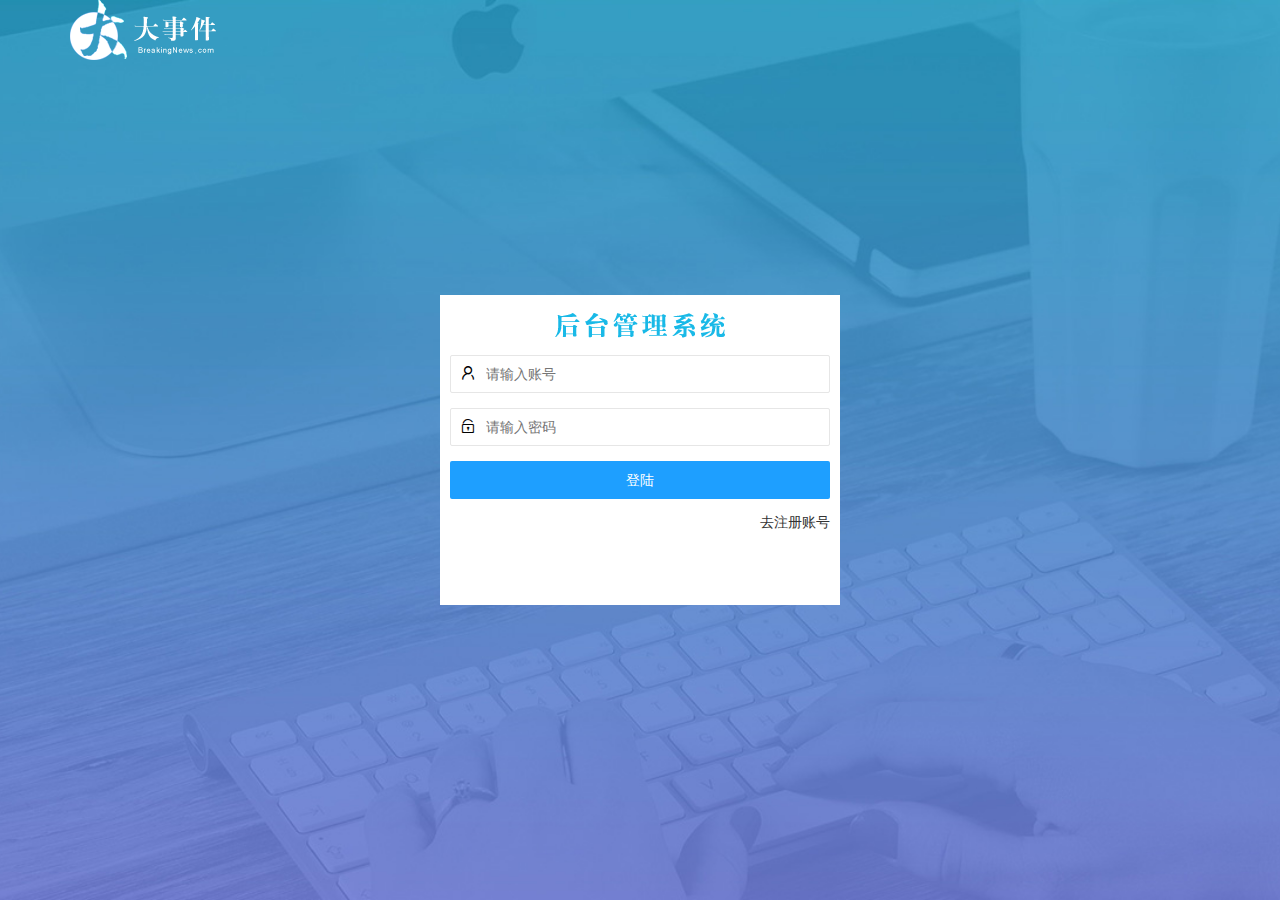
<file: login.html>
<!DOCTYPE html>
<html lang="en">

<head>
    <meta charset="UTF-8">
    <meta http-equiv="X-UA-Compatible" content="IE=edge">
    <meta name="viewport" content="width=device-width, initial-scale=1.0">
    <title>大事件_登陆</title>

    <link rel="stylesheet" href="./assets/lib/layui/css/layui.css">
    <link rel="stylesheet" href="./assets/css/login.css">


</head>

<body>
    <!-- logo -->
    <div class="layui-main">
        <h1>
            <a href="">
                <img src="./assets/images/logo.png" alt="">
            </a>
        </h1>
    </div>
    <!-- 登陆注册-->
    <div class="logoin">
        <div class="title"></div>
        <!-- 登陆 -->
        <div class="login-box">
            <!-- 表单 -->
            <form class="layui-form" id="form_login">
                <!-- 账号 -->
                <div class="layui-form-item">
                    <i class="layui-icon layui-icon-username"></i>
                    <input type="text" name="username" required lay-verify="required" placeholder="请输入账号" autocomplete="off" class="layui-input">

                </div>
                <!-- 密码 -->
                <div class="layui-form-item">
                    <i class="layui-icon layui-icon-password"></i>
                    <input type="password" name="password" required lay-verify="required|pass" placeholder="请输入密码" autocomplete="off" class="layui-input">

                </div>
                <!-- 按钮 -->
                <div class="layui-form-item">
                    <button class="layui-btn layui-btn-fluid  layui-btn-normal" lay-submit>登陆</button>
                </div>
                <!-- a -->
                <div class="layui-form-item  liks">
                    <a href="javascript:;" id="link-reg">去注册账号</a>
                </div>
            </form>

        </div>
        <!-- 注册 -->
        <div class="reg-box">
            <!-- 表单 -->
            <form class="layui-form" id="form_reg">
                <!-- 账号 -->
                <div class="layui-form-item">
                    <i class="layui-icon layui-icon-username"></i>
                    <input type="text" name="username" required lay-verify="required" placeholder="请输入账号" autocomplete="off" class="layui-input">

                </div>
                <!-- 密码 -->
                <div class="layui-form-item">
                    <i class="layui-icon layui-icon-password"></i>
                    <input type="password" name="password" required lay-verify="required|pass" placeholder="请输入密码" autocomplete="off" class="layui-input">

                </div>
                <!-- 密码 -->
                <div class="layui-form-item">
                    <i class="layui-icon layui-icon-password"></i>
                    <input type="password" name="repassword" required lay-verify="required|pass|repwd" placeholder="再次确认密码" autocomplete="off" class="layui-input">

                </div>
                <!-- 按钮 -->
                <div class="layui-form-item">
                    <button class="layui-btn layui-btn-fluid layui-btn-normal" lay-submit>立即注册</button>
                </div>
                <!-- a -->
                <div class="layui-form-item liks">
                    <a href="javascript:;" id="link-login">去登陆</a>
                </div>
            </form>

        </div>
    </div>
    <script src="./assets/lib/layui/layui.all.js"></script>
    <script src="./assets/lib/jquery.js"></script>
    <script src="./assets/js/baseAPI.js"></script>
    <script src="./assets/js/login.js"></script>
</body>

</html>
</file>
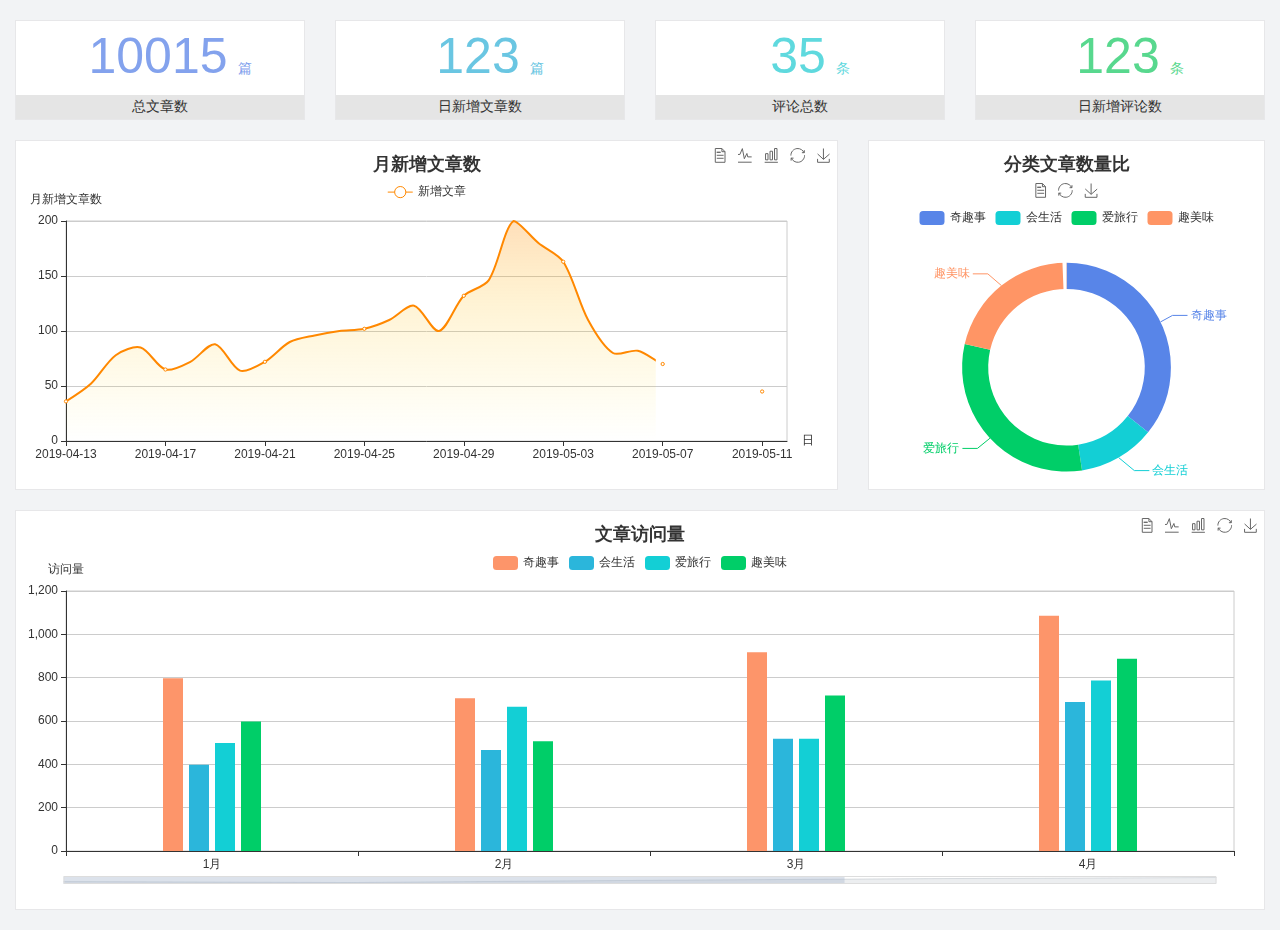
<file: home/dashboard.html>
<!DOCTYPE html>
<html lang="en">

<head>
  <meta charset="UTF-8">
  <meta name="viewport" content="width=device-width, initial-scale=1.0">
  <meta http-equiv="X-UA-Compatible" content="ie=edge">
  <title>图表统计</title>
  <link rel="stylesheet" href="../../assets/lib/bootstrap.css" />
  <link rel="stylesheet" href="../../assets/lib/main.css" />
  <script src="../../assets/lib/jquery.js"></script>
  <script type="text/javascript" src="../../assets/lib/echarts.min.js"></script>
</head>

<body>
  <div class="container-fluid">
    <div class="row spannel_list">
      <div class="col-sm-3 col-xs-6">
        <div class="spannel">
          <em>10015</em><span>篇</span>
          <b>总文章数</b>
        </div>
      </div>
      <div class="col-sm-3 col-xs-6">
        <div class="spannel scolor01">
          <em>123</em><span>篇</span>
          <b>日新增文章数</b>
        </div>
      </div>
      <div class="col-sm-3 col-xs-6">
        <div class="spannel scolor02">
          <em>35</em><span>条</span>
          <b>评论总数</b>
        </div>
      </div>
      <div class="col-sm-3 col-xs-6">
        <div class="spannel scolor03">
          <em>123</em><span>条</span>
          <b>日新增评论数</b>
        </div>
      </div>
    </div>
  </div>

  <div class="container-fluid">
    <div class="row curve-pie">
      <div class="col-lg-8 col-md-8">
        <div class="gragh_pannel" id="curve_show"></div>
      </div>
      <div class="col-lg-4 col-md-4">
        <div class="gragh_pannel" id="pie_show"></div>
      </div>
    </div>
  </div>

  <div class="container-fluid">
    <div class="column_pannel" id="column_show"></div>
  </div>

  <script>
    var oChart = echarts.init(document.getElementById('curve_show'));
    var aList_all = [
      { 'count': 36, 'date': '2019-04-13' },
      { 'count': 52, 'date': '2019-04-14' },
      { 'count': 78, 'date': '2019-04-15' },
      { 'count': 85, 'date': '2019-04-16' },
      { 'count': 65, 'date': '2019-04-17' },
      { 'count': 72, 'date': '2019-04-18' },
      { 'count': 88, 'date': '2019-04-19' },
      { 'count': 64, 'date': '2019-04-20' },
      { 'count': 72, 'date': '2019-04-21' },
      { 'count': 90, 'date': '2019-04-22' },
      { 'count': 96, 'date': '2019-04-23' },
      { 'count': 100, 'date': '2019-04-24' },
      { 'count': 102, 'date': '2019-04-25' },
      { 'count': 110, 'date': '2019-04-26' },
      { 'count': 123, 'date': '2019-04-27' },
      { 'count': 100, 'date': '2019-04-28' },
      { 'count': 132, 'date': '2019-04-29' },
      { 'count': 146, 'date': '2019-04-30' },
      { 'count': 200, 'date': '2019-05-01' },
      { 'count': 180, 'date': '2019-05-02' },
      { 'count': 163, 'date': '2019-05-03' },
      { 'count': 110, 'date': '2019-05-04' },
      { 'count': 80, 'date': '2019-05-05' },
      { 'count': 82, 'date': '2019-05-06' },
      { 'count': 70, 'date': '2019-05-07' },
      { 'count': 65, 'date': '2019-05-08' },
      { 'count': 54, 'date': '2019-05-09' },
      { 'count': 40, 'date': '2019-05-10' },
      { 'count': 45, 'date': '2019-05-11' },
      { 'count': 38, 'date': '2019-05-12' },
    ];

    let aCount = [];
    let aDate = [];

    for (var i = 0; i < aList_all.length; i++) {
      aCount.push(aList_all[i].count);
      aDate.push(aList_all[i].date);
    }

    var chartopt = {
      title: {
        text: '月新增文章数',
        left: 'center',
        top: '10'
      },
      tooltip: {
        trigger: 'axis'
      },
      legend: {
        data: ['新增文章'],
        top: '40'
      },
      toolbox: {
        show: true,
        feature: {
          mark: { show: true },
          dataView: { show: true, readOnly: false },
          magicType: { show: true, type: ['line', 'bar'] },
          restore: { show: true },
          saveAsImage: { show: true }
        }
      },
      calculable: true,
      xAxis: [
        {
          name: '日',
          type: 'category',
          boundaryGap: false,
          data: aDate
        }
      ],
      yAxis: [
        {
          name: '月新增文章数',
          type: 'value'
        }
      ],
      series: [
        {
          name: '新增文章',
          type: 'line',
          smooth: true,
          itemStyle: { normal: { areaStyle: { type: 'default' }, color: '#f80' }, lineStyle: { color: '#f80' } },
          data: aCount
        }],
      areaStyle: {
        normal: {
          color: new echarts.graphic.LinearGradient(0, 0, 0, 1, [{
            offset: 0,
            color: 'rgba(255,136,0,0.39)'
          }, {
            offset: .34,
            color: 'rgba(255,180,0,0.25)'
          }, {
            offset: 1,
            color: 'rgba(255,222,0,0.00)'
          }])

        }
      },
      grid: {
        show: true,
        x: 50,
        x2: 50,
        y: 80,
        height: 220
      }
    };

    oChart.setOption(chartopt);


    var oPie = echarts.init(document.getElementById('pie_show'));
    var oPieopt =
    {
      title: {
        top: 10,
        text: '分类文章数量比',
        x: 'center'
      },
      tooltip: {
        trigger: 'item',
        formatter: "{a} <br/>{b} : {c} ({d}%)"
      },
      color: ['#5885e8', '#13cfd5', '#00ce68', '#ff9565'],
      legend: {
        x: 'center',
        top: 65,
        data: ['奇趣事', '会生活', '爱旅行', '趣美味']
      },
      toolbox: {
        show: true,
        x: 'center',
        top: 35,
        feature: {
          mark: { show: true },
          dataView: { show: true, readOnly: false },
          magicType: {
            show: true,
            type: ['pie', 'funnel'],
            option: {
              funnel: {
                x: '25%',
                width: '50%',
                funnelAlign: 'left',
                max: 1548
              }
            }
          },
          restore: { show: true },
          saveAsImage: { show: true }
        }
      },
      calculable: true,
      series: [
        {
          name: '访问来源',
          type: 'pie',
          radius: ['45%', '60%'],
          center: ['50%', '65%'],
          data: [
            { value: 300, name: '奇趣事' },
            { value: 100, name: '会生活' },
            { value: 260, name: '爱旅行' },
            { value: 180, name: '趣美味' }
          ]
        }
      ]
    };
    oPie.setOption(oPieopt);



    var oColumn = this.echarts.init(document.getElementById('column_show'));
    var oColumnopt =
    {
      title: {
        text: '文章访问量',
        left: 'center',
        top: '10'
      },
      tooltip: {
        trigger: 'axis'
      },
      legend: {
        data: ['奇趣事', '会生活', '爱旅行', '趣美味'],
        top: '40'
      },
      toolbox: {
        show: true,
        feature: {
          mark: { show: true },
          dataView: { show: true, readOnly: false },
          magicType: { show: true, type: ['line', 'bar'] },
          restore: { show: true },
          saveAsImage: { show: true }
        }
      },
      calculable: true,
      xAxis: [
        {
          type: 'category',
          data: ['1月', '2月', '3月', '4月', '5月']
        }
      ],
      yAxis: [
        {
          name: '访问量',
          type: 'value'
        }
      ],
      series: [
        {
          name: '奇趣事',
          type: 'bar',
          barWidth: 20,
          itemStyle: {
            normal: { areaStyle: { type: 'default' }, color: '#fd956a' }
          },
          data: [800, 708, 920, 1090, 1200]
        },
        {
          name: '会生活',
          type: 'bar',
          barWidth: 20,
          itemStyle: {
            normal: { areaStyle: { type: 'default' }, color: '#2bb6db' }
          },
          data: [400, 468, 520, 690, 800]
        },
        {
          name: '爱旅行',
          type: 'bar',
          barWidth: 20,
          itemStyle: {
            normal: { areaStyle: { type: 'default' }, color: '#13cfd5' }
          },
          data: [500, 668, 520, 790, 900]
        },
        {
          name: '趣美味',
          type: 'bar',
          barWidth: 20,
          itemStyle: {
            normal: { areaStyle: { type: 'default' }, color: '#00ce68' }
          },
          data: [600, 508, 720, 890, 1000]
        }
      ],
      grid: {
        show: true,
        x: 50,
        x2: 30,
        y: 80,
        height: 260
      },
      dataZoom: [//给x轴设置滚动条
        {
          start: 0,//默认为0
          end: 100 - 1000 / 31,//默认为100
          type: 'slider',
          show: true,
          xAxisIndex: [0],
          handleSize: 0,//滑动条的 左右2个滑动条的大小
          height: 8,//组件高度
          left: 45, //左边的距离
          right: 50,//右边的距离
          bottom: 26,//右边的距离
          handleColor: '#ddd',//h滑动图标的颜色
          handleStyle: {
            borderColor: "#cacaca",
            borderWidth: "1",
            shadowBlur: 2,
            background: "#ddd",
            shadowColor: "#ddd",
          }
        }]
    };
    oColumn.setOption(oColumnopt);
  </script>
</body>

</html>
</file>
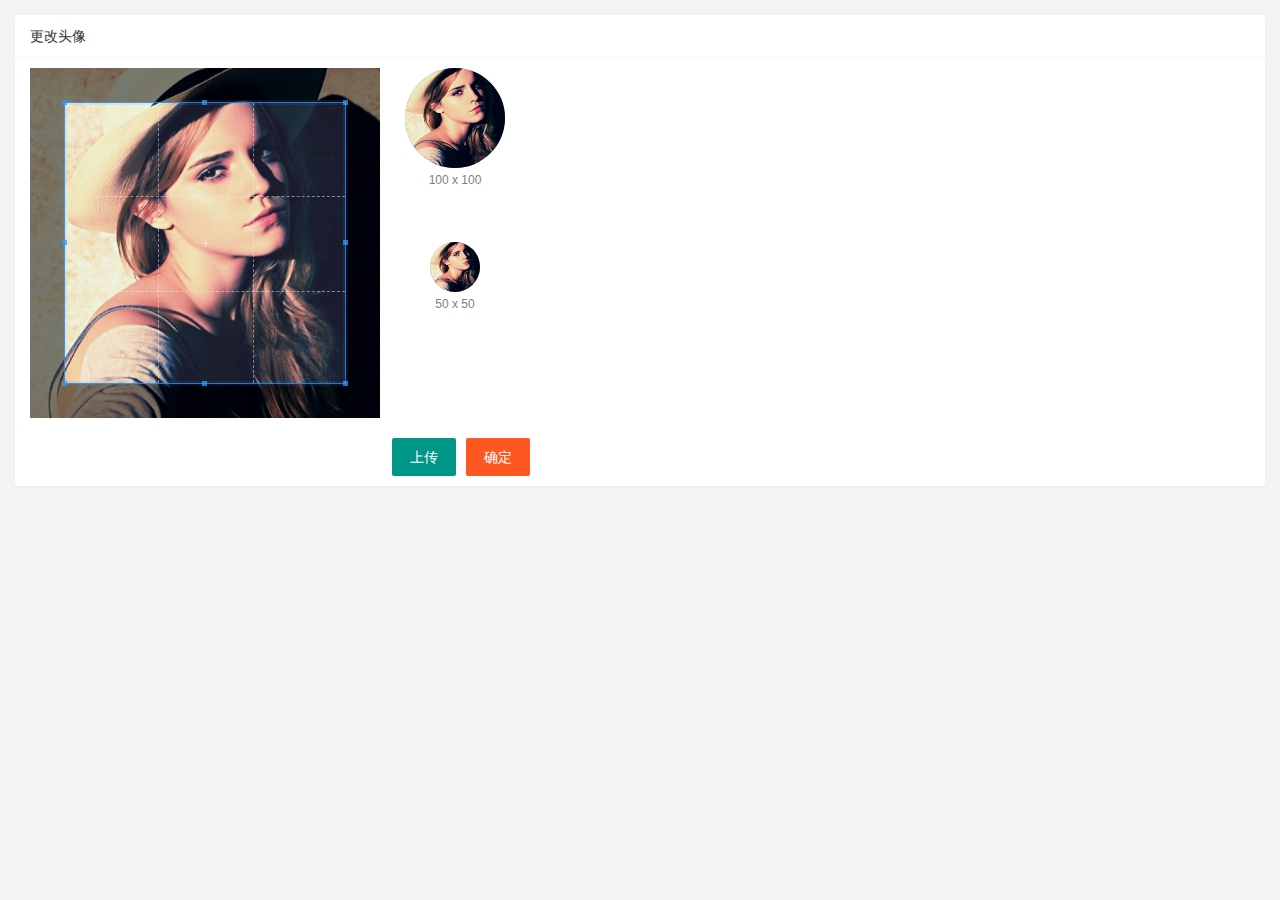
<file: user/user_avater.html>
<!DOCTYPE html>
<html lang="en">

<head>
    <meta charset="UTF-8">
    <meta http-equiv="X-UA-Compatible" content="IE=edge">
    <meta name="viewport" content="width=device-width, initial-scale=1.0">
    <title>更改头像</title>
    <link rel="stylesheet" href="/assets/lib/layui/css/layui.css">
    <link rel="stylesheet" href="/assets/lib/cropper/cropper.css">
    <link rel="stylesheet" href="/assets/css/user/user_avatar.css">
</head>

<body>
    <div class="layui-card">
        <div class="layui-card-header">更改头像</div>
        <div class="layui-card-body">
            <!-- 第一行的图片裁剪和预览区域 -->
            <div class="row1">
                <!-- 图片裁剪区域 -->
                <div class="cropper-box">
                    <!-- 这个 img 标签很重要，将来会把它初始化为裁剪区域 -->
                    <img id="image" src="/assets/images/sample.jpg" />
                </div>
                <!-- 图片的预览区域 -->
                <div class="preview-box">
                    <div>
                        <!-- 宽高为 100px 的预览区域 -->
                        <div class="img-preview w100"></div>
                        <p class="size">100 x 100</p>
                    </div>
                    <div>
                        <!-- 宽高为 50px 的预览区域 -->
                        <div class="img-preview w50"></div>
                        <p class="size">50 x 50</p>
                    </div>
                </div>
            </div>

            <!-- 第二行的按钮区域 -->
            <div class="row2">
                <input type="file" id="file" accept="image/png,image/jpeg">
                <button type="button" class="layui-btn" id="butImage">上传</button>
                <button type="button" class="layui-btn layui-btn-danger" id="butUplod">确定</button>
            </div>
        </div>
    </div>
    <!-- layui js -->
    <script src="/assets/lib/layui/layui.all.js"></script>
    <!-- jq库 -->
    <script src="/assets/lib/jquery.js"></script>
    <!-- AJAX url -->
    <script src="/assets/js/baseAPI.js"></script>
    <!-- 头像裁切js -->
    <script src="/assets/lib/cropper/Cropper.js"></script>
    <script src="/assets/lib/cropper/jquery-cropper.js"></script>
    <!-- 自己的js -->
    <script src="/assets/js/user/user_avatar.js"></script>
</body>

</html>
</file>
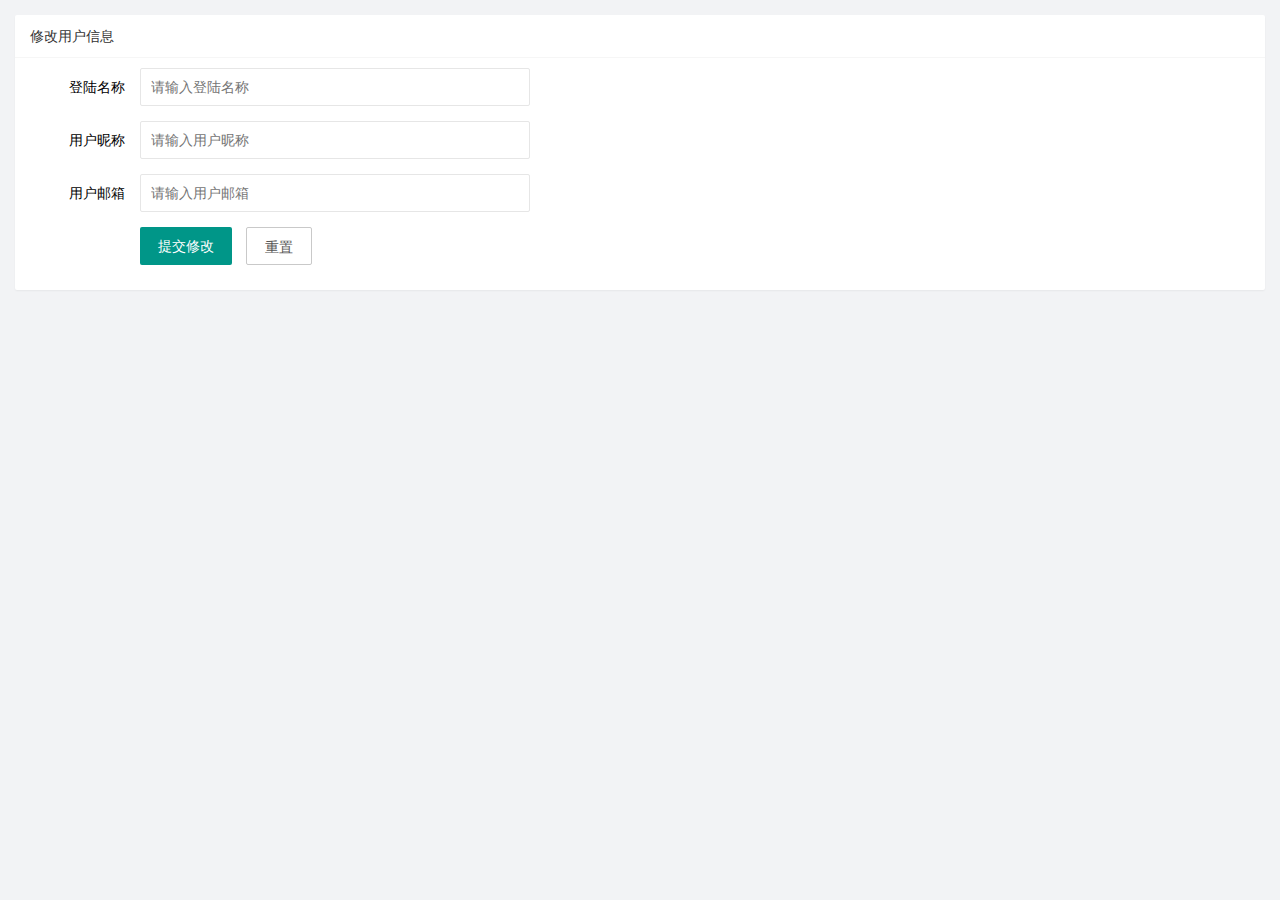
<file: user/user_info.html>
<!DOCTYPE html>
<html lang="en">

<head>
    <meta charset="UTF-8">
    <meta http-equiv="X-UA-Compatible" content="IE=edge">
    <meta name="viewport" content="width=device-width, initial-scale=1.0">
    <title>个人资料</title>
    <link rel="stylesheet" href="/assets/lib/layui/css/layui.css">
    <link rel="stylesheet" href="/assets/css/user/user_info.css">
</head>

<body>
    <div class="layui-card">
        <div class="layui-card-header">修改用户信息</div>
        <div class="layui-card-body">
            <form class="layui-form" lay-filter="formUserInfo">
                <!-- 隐藏域 -->
                <input type="hidden" name="id">
                <div class="layui-form-item">
                    <label class="layui-form-label">登陆名称</label>
                    <div class="layui-input-block">
                        <input type="text" name="username" required lay-verify="required" placeholder="请输入登陆名称" autocomplete="off" class="layui-input" readonly>
                    </div>
                </div>
                <div class="layui-form-item">
                    <label class="layui-form-label">用户昵称</label>
                    <div class="layui-input-block">
                        <input type="text" name="nickname" required lay-verify="required|nickname" placeholder="请输入用户昵称" autocomplete="off" class="layui-input">
                    </div>
                </div>
                <div class="layui-form-item">
                    <label class="layui-form-label">用户邮箱</label>
                    <div class="layui-input-block">
                        <input type="text" name="email" required lay-verify="required|email" placeholder="请输入用户邮箱" autocomplete="off" class="layui-input">
                    </div>
                </div>
                <div class="layui-form-item">
                    <div class="layui-input-block">
                        <button class="layui-btn" lay-submit lay-filter="formDemo">提交修改</button>
                        <button type="reset" class="layui-btn layui-btn-primary" id="butReset">重置</button>
                    </div>
                </div>
            </form>
        </div>
    </div>
    <script src="/assets/lib/layui/layui.all.js"></script>
    <script src="/assets/lib/jquery.js"></script>
    <script src="/assets/js/baseAPI.js"></script>
    <script src="/assets/js/user/user_info.js"></script>
</body>

</html>
</file>
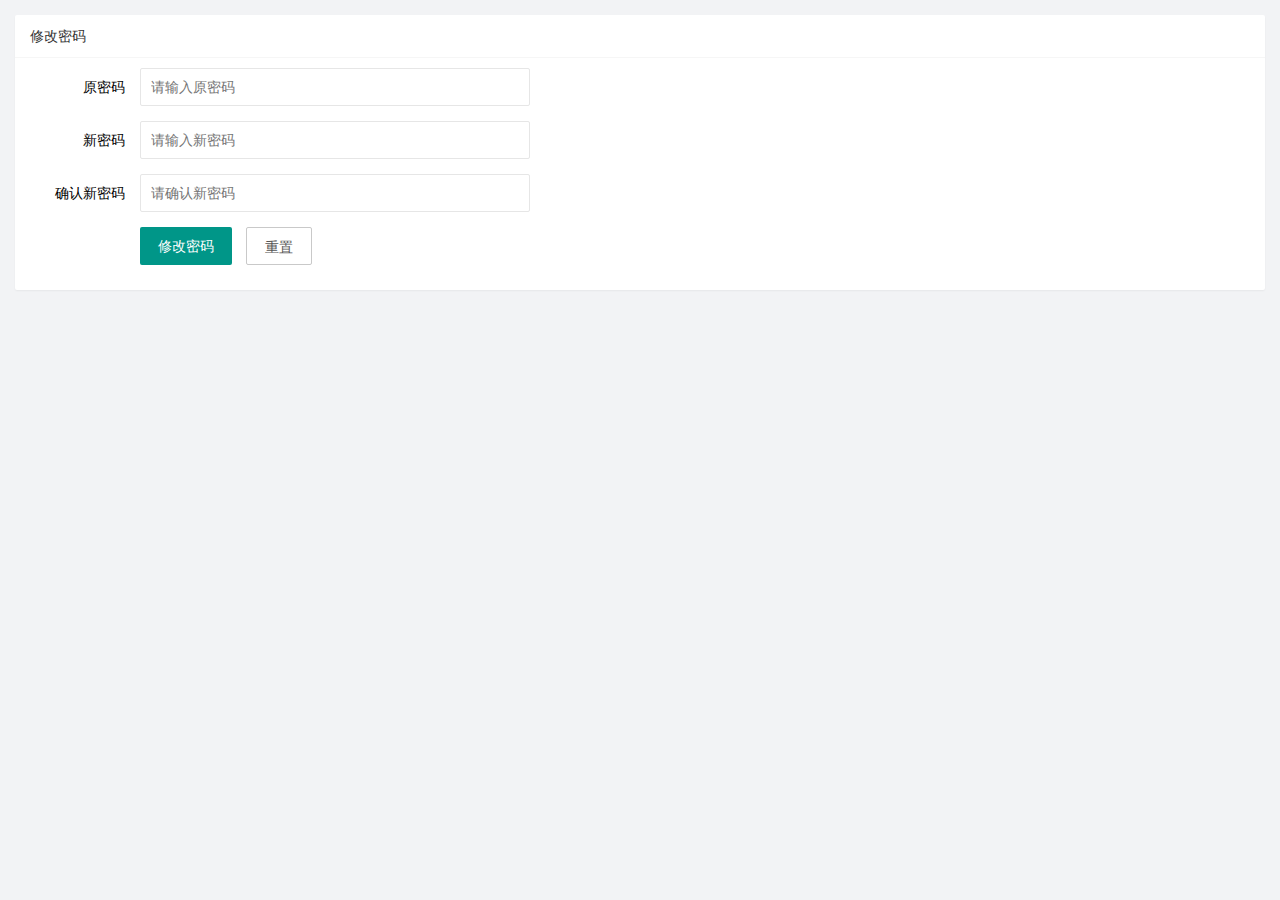
<file: user/user_pwd.html>
<!DOCTYPE html>
<html lang="en">

<head>
    <meta charset="UTF-8">
    <meta http-equiv="X-UA-Compatible" content="IE=edge">
    <meta name="viewport" content="width=device-width, initial-scale=1.0">
    <title>修改密码</title>
    <link rel="stylesheet" href="/assets/lib/layui/css/layui.css">
    <link rel="stylesheet" href="/assets/css/user/user_pwd.css">
</head>

<body>
    <div class="layui-card">
        <div class="layui-card-header">修改密码</div>
        <div class="layui-card-body">
            <form class="layui-form" action="">
                <div class="layui-form-item">
                    <label class="layui-form-label">原密码</label>
                    <div class="layui-input-block">
                        <input type="password" name="oldpwd" required lay-verify="required|pwd" placeholder="请输入原密码" autocomplete="off" class="layui-input">
                    </div>
                </div>
                <div class="layui-form-item">
                    <label class="layui-form-label">新密码</label>
                    <div class="layui-input-block">
                        <input type="password" name="newpwd" required lay-verify="required|pwd|samePwd" placeholder="请输入新密码" autocomplete="off" class="layui-input">
                    </div>
                </div>
                <div class="layui-form-item">
                    <label class="layui-form-label">确认新密码</label>
                    <div class="layui-input-block">
                        <input type="password" name="reqpwd" required lay-verify="required|pwd|reqPwd" placeholder="请确认新密码" autocomplete="off" class="layui-input">
                    </div>
                </div>
                <div class="layui-form-item">
                    <div class="layui-input-block">
                        <button class="layui-btn" lay-submit lay-filter="formDemo">修改密码</button>
                        <button type="reset" class="layui-btn layui-btn-primary">重置</button>
                    </div>
                </div>
            </form>
        </div>
    </div>
    <script src="/assets/lib/layui/layui.all.js"></script>
    <script src="/assets/lib/jquery.js"></script>
    <script src="/assets/js/baseAPI.js"></script>
    <script src="/assets/js/user/user_pwd.js"></script>
</body>

</html>
</file>
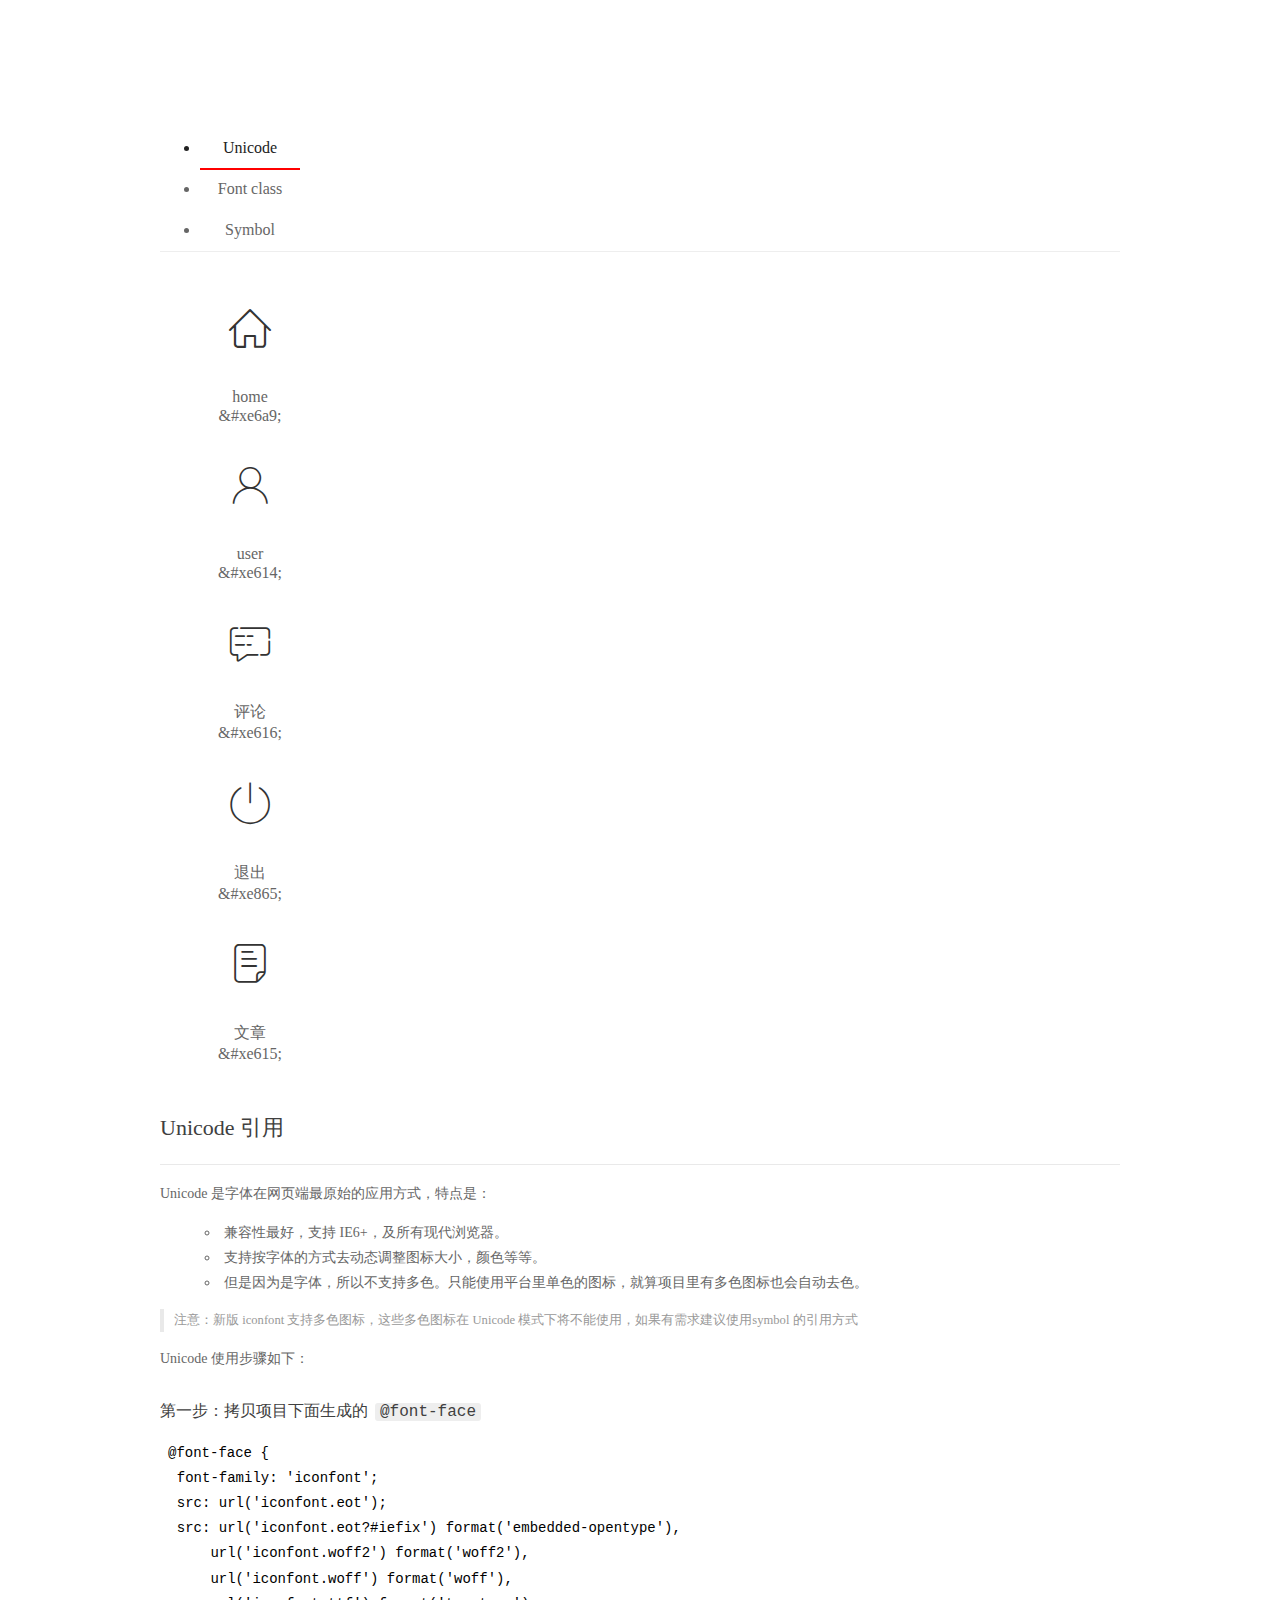
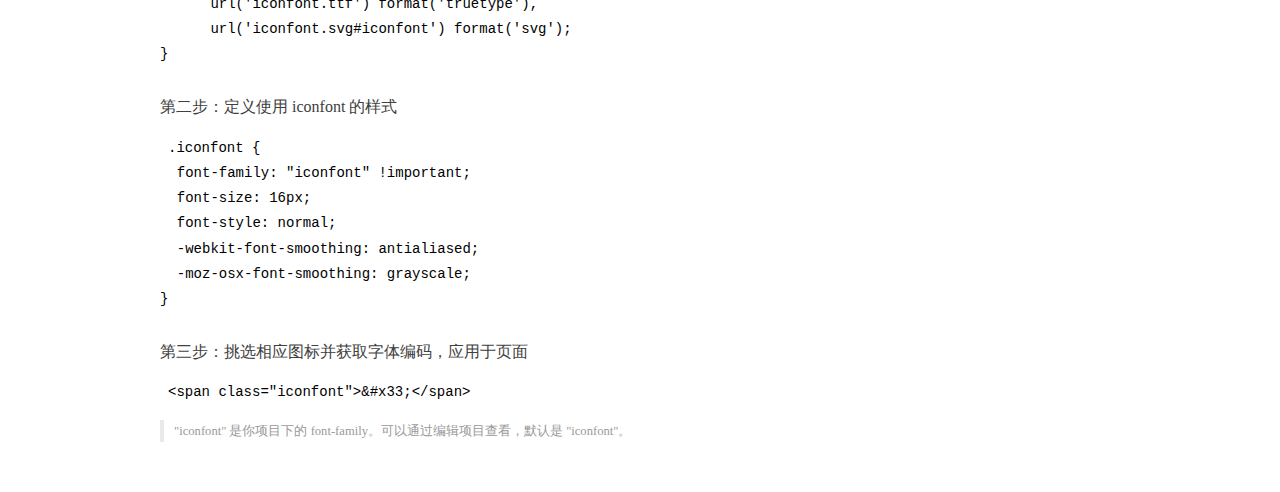
<file: assets/fonts/demo_index.html>
<!DOCTYPE html>
<html>
<head>
  <meta charset="utf-8"/>
  <title>IconFont Demo</title>
  <link rel="shortcut icon" href="https://gtms04.alicdn.com/tps/i4/TB1_oz6GVXXXXaFXpXXJDFnIXXX-64-64.ico" type="image/x-icon"/>
  <link rel="stylesheet" href="https://g.alicdn.com/thx/cube/1.3.2/cube.min.css">
  <link rel="stylesheet" href="demo.css">
  <link rel="stylesheet" href="iconfont.css">
  <script src="iconfont.js"></script>
  <!-- jQuery -->
  <script src="https://a1.alicdn.com/oss/uploads/2018/12/26/7bfddb60-08e8-11e9-9b04-53e73bb6408b.js"></script>
  <!-- 代码高亮 -->
  <script src="https://a1.alicdn.com/oss/uploads/2018/12/26/a3f714d0-08e6-11e9-8a15-ebf944d7534c.js"></script>
</head>
<body>
  <div class="main">
    <h1 class="logo"><a href="https://www.iconfont.cn/" title="iconfont 首页" target="_blank">&#xe86b;</a></h1>
    <div class="nav-tabs">
      <ul id="tabs" class="dib-box">
        <li class="dib active"><span>Unicode</span></li>
        <li class="dib"><span>Font class</span></li>
        <li class="dib"><span>Symbol</span></li>
      </ul>
      
    </div>
    <div class="tab-container">
      <div class="content unicode" style="display: block;">
          <ul class="icon_lists dib-box">
          
            <li class="dib">
              <span class="icon iconfont">&#xe6a9;</span>
                <div class="name">home</div>
                <div class="code-name">&amp;#xe6a9;</div>
              </li>
          
            <li class="dib">
              <span class="icon iconfont">&#xe614;</span>
                <div class="name">user</div>
                <div class="code-name">&amp;#xe614;</div>
              </li>
          
            <li class="dib">
              <span class="icon iconfont">&#xe616;</span>
                <div class="name">评论</div>
                <div class="code-name">&amp;#xe616;</div>
              </li>
          
            <li class="dib">
              <span class="icon iconfont">&#xe865;</span>
                <div class="name">退出</div>
                <div class="code-name">&amp;#xe865;</div>
              </li>
          
            <li class="dib">
              <span class="icon iconfont">&#xe615;</span>
                <div class="name">文章</div>
                <div class="code-name">&amp;#xe615;</div>
              </li>
          
          </ul>
          <div class="article markdown">
          <h2 id="unicode-">Unicode 引用</h2>
          <hr>

          <p>Unicode 是字体在网页端最原始的应用方式，特点是：</p>
          <ul>
            <li>兼容性最好，支持 IE6+，及所有现代浏览器。</li>
            <li>支持按字体的方式去动态调整图标大小，颜色等等。</li>
            <li>但是因为是字体，所以不支持多色。只能使用平台里单色的图标，就算项目里有多色图标也会自动去色。</li>
          </ul>
          <blockquote>
            <p>注意：新版 iconfont 支持多色图标，这些多色图标在 Unicode 模式下将不能使用，如果有需求建议使用symbol 的引用方式</p>
          </blockquote>
          <p>Unicode 使用步骤如下：</p>
          <h3 id="-font-face">第一步：拷贝项目下面生成的 <code>@font-face</code></h3>
<pre><code class="language-css"
>@font-face {
  font-family: 'iconfont';
  src: url('iconfont.eot');
  src: url('iconfont.eot?#iefix') format('embedded-opentype'),
      url('iconfont.woff2') format('woff2'),
      url('iconfont.woff') format('woff'),
      url('iconfont.ttf') format('truetype'),
      url('iconfont.svg#iconfont') format('svg');
}
</code></pre>
          <h3 id="-iconfont-">第二步：定义使用 iconfont 的样式</h3>
<pre><code class="language-css"
>.iconfont {
  font-family: "iconfont" !important;
  font-size: 16px;
  font-style: normal;
  -webkit-font-smoothing: antialiased;
  -moz-osx-font-smoothing: grayscale;
}
</code></pre>
          <h3 id="-">第三步：挑选相应图标并获取字体编码，应用于页面</h3>
<pre>
<code class="language-html"
>&lt;span class="iconfont"&gt;&amp;#x33;&lt;/span&gt;
</code></pre>
          <blockquote>
            <p>"iconfont" 是你项目下的 font-family。可以通过编辑项目查看，默认是 "iconfont"。</p>
          </blockquote>
          </div>
      </div>
      <div class="content font-class">
        <ul class="icon_lists dib-box">
          
          <li class="dib">
            <span class="icon iconfont icon-home"></span>
            <div class="name">
              home
            </div>
            <div class="code-name">.icon-home
            </div>
          </li>
          
          <li class="dib">
            <span class="icon iconfont icon-user"></span>
            <div class="name">
              user
            </div>
            <div class="code-name">.icon-user
            </div>
          </li>
          
          <li class="dib">
            <span class="icon iconfont icon-pinglun"></span>
            <div class="name">
              评论
            </div>
            <div class="code-name">.icon-pinglun
            </div>
          </li>
          
          <li class="dib">
            <span class="icon iconfont icon-tuichu"></span>
            <div class="name">
              退出
            </div>
            <div class="code-name">.icon-tuichu
            </div>
          </li>
          
          <li class="dib">
            <span class="icon iconfont icon-16"></span>
            <div class="name">
              文章
            </div>
            <div class="code-name">.icon-16
            </div>
          </li>
          
        </ul>
        <div class="article markdown">
        <h2 id="font-class-">font-class 引用</h2>
        <hr>

        <p>font-class 是 Unicode 使用方式的一种变种，主要是解决 Unicode 书写不直观，语意不明确的问题。</p>
        <p>与 Unicode 使用方式相比，具有如下特点：</p>
        <ul>
          <li>兼容性良好，支持 IE8+，及所有现代浏览器。</li>
          <li>相比于 Unicode 语意明确，书写更直观。可以很容易分辨这个 icon 是什么。</li>
          <li>因为使用 class 来定义图标，所以当要替换图标时，只需要修改 class 里面的 Unicode 引用。</li>
          <li>不过因为本质上还是使用的字体，所以多色图标还是不支持的。</li>
        </ul>
        <p>使用步骤如下：</p>
        <h3 id="-fontclass-">第一步：引入项目下面生成的 fontclass 代码：</h3>
<pre><code class="language-html">&lt;link rel="stylesheet" href="./iconfont.css"&gt;
</code></pre>
        <h3 id="-">第二步：挑选相应图标并获取类名，应用于页面：</h3>
<pre><code class="language-html">&lt;span class="iconfont icon-xxx"&gt;&lt;/span&gt;
</code></pre>
        <blockquote>
          <p>"
            iconfont" 是你项目下的 font-family。可以通过编辑项目查看，默认是 "iconfont"。</p>
        </blockquote>
      </div>
      </div>
      <div class="content symbol">
          <ul class="icon_lists dib-box">
          
            <li class="dib">
                <svg class="icon svg-icon" aria-hidden="true">
                  <use xlink:href="#icon-home"></use>
                </svg>
                <div class="name">home</div>
                <div class="code-name">#icon-home</div>
            </li>
          
            <li class="dib">
                <svg class="icon svg-icon" aria-hidden="true">
                  <use xlink:href="#icon-user"></use>
                </svg>
                <div class="name">user</div>
                <div class="code-name">#icon-user</div>
            </li>
          
            <li class="dib">
                <svg class="icon svg-icon" aria-hidden="true">
                  <use xlink:href="#icon-pinglun"></use>
                </svg>
                <div class="name">评论</div>
                <div class="code-name">#icon-pinglun</div>
            </li>
          
            <li class="dib">
                <svg class="icon svg-icon" aria-hidden="true">
                  <use xlink:href="#icon-tuichu"></use>
                </svg>
                <div class="name">退出</div>
                <div class="code-name">#icon-tuichu</div>
            </li>
          
            <li class="dib">
                <svg class="icon svg-icon" aria-hidden="true">
                  <use xlink:href="#icon-16"></use>
                </svg>
                <div class="name">文章</div>
                <div class="code-name">#icon-16</div>
            </li>
          
          </ul>
          <div class="article markdown">
          <h2 id="symbol-">Symbol 引用</h2>
          <hr>

          <p>这是一种全新的使用方式，应该说这才是未来的主流，也是平台目前推荐的用法。相关介绍可以参考这篇<a href="">文章</a>
            这种用法其实是做了一个 SVG 的集合，与另外两种相比具有如下特点：</p>
          <ul>
            <li>支持多色图标了，不再受单色限制。</li>
            <li>通过一些技巧，支持像字体那样，通过 <code>font-size</code>, <code>color</code> 来调整样式。</li>
            <li>兼容性较差，支持 IE9+，及现代浏览器。</li>
            <li>浏览器渲染 SVG 的性能一般，还不如 png。</li>
          </ul>
          <p>使用步骤如下：</p>
          <h3 id="-symbol-">第一步：引入项目下面生成的 symbol 代码：</h3>
<pre><code class="language-html">&lt;script src="./iconfont.js"&gt;&lt;/script&gt;
</code></pre>
          <h3 id="-css-">第二步：加入通用 CSS 代码（引入一次就行）：</h3>
<pre><code class="language-html">&lt;style&gt;
.icon {
  width: 1em;
  height: 1em;
  vertical-align: -0.15em;
  fill: currentColor;
  overflow: hidden;
}
&lt;/style&gt;
</code></pre>
          <h3 id="-">第三步：挑选相应图标并获取类名，应用于页面：</h3>
<pre><code class="language-html">&lt;svg class="icon" aria-hidden="true"&gt;
  &lt;use xlink:href="#icon-xxx"&gt;&lt;/use&gt;
&lt;/svg&gt;
</code></pre>
          </div>
      </div>

    </div>
  </div>
  <script>
  $(document).ready(function () {
      $('.tab-container .content:first').show()

      $('#tabs li').click(function (e) {
        var tabContent = $('.tab-container .content')
        var index = $(this).index()

        if ($(this).hasClass('active')) {
          return
        } else {
          $('#tabs li').removeClass('active')
          $(this).addClass('active')

          tabContent.hide().eq(index).fadeIn()
        }
      })
    })
  </script>
</body>
</html>
</file>
<file: assets/lib/layui/css/layui.css>
/** layui-v2.5.5 MIT License By https://www.layui.com */
 .layui-inline,img{display:inline-block;vertical-align:middle}h1,h2,h3,h4,h5,h6{font-weight:400}.layui-edge,.layui-header,.layui-inline,.layui-main{position:relative}.layui-body,.layui-edge,.layui-elip{overflow:hidden}.layui-btn,.layui-edge,.layui-inline,img{vertical-align:middle}.layui-btn,.layui-disabled,.layui-icon,.layui-unselect{-moz-user-select:none;-webkit-user-select:none;-ms-user-select:none}.layui-elip,.layui-form-checkbox span,.layui-form-pane .layui-form-label{text-overflow:ellipsis;white-space:nowrap}.layui-breadcrumb,.layui-tree-btnGroup{visibility:hidden}blockquote,body,button,dd,div,dl,dt,form,h1,h2,h3,h4,h5,h6,input,li,ol,p,pre,td,textarea,th,ul{margin:0;padding:0;-webkit-tap-highlight-color:rgba(0,0,0,0)}a:active,a:hover{outline:0}img{border:none}li{list-style:none}table{border-collapse:collapse;border-spacing:0}h4,h5,h6{font-size:100%}button,input,optgroup,option,select,textarea{font-family:inherit;font-size:inherit;font-style:inherit;font-weight:inherit;outline:0}pre{white-space:pre-wrap;white-space:-moz-pre-wrap;white-space:-pre-wrap;white-space:-o-pre-wrap;word-wrap:break-word}body{line-height:24px;font:14px Helvetica Neue,Helvetica,PingFang SC,Tahoma,Arial,sans-serif}hr{height:1px;margin:10px 0;border:0;clear:both}a{color:#333;text-decoration:none}a:hover{color:#777}a cite{font-style:normal;*cursor:pointer}.layui-border-box,.layui-border-box *{box-sizing:border-box}.layui-box,.layui-box *{box-sizing:content-box}.layui-clear{clear:both;*zoom:1}.layui-clear:after{content:'\20';clear:both;*zoom:1;display:block;height:0}.layui-inline{*display:inline;*zoom:1}.layui-edge{display:inline-block;width:0;height:0;border-width:6px;border-style:dashed;border-color:transparent}.layui-edge-top{top:-4px;border-bottom-color:#999;border-bottom-style:solid}.layui-edge-right{border-left-color:#999;border-left-style:solid}.layui-edge-bottom{top:2px;border-top-color:#999;border-top-style:solid}.layui-edge-left{border-right-color:#999;border-right-style:solid}.layui-disabled,.layui-disabled:hover{color:#d2d2d2!important;cursor:not-allowed!important}.layui-circle{border-radius:100%}.layui-show{display:block!important}.layui-hide{display:none!important}@font-face{font-family:layui-icon;src:url(../font/iconfont.eot?v=250);src:url(../font/iconfont.eot?v=250#iefix) format('embedded-opentype'),url(../font/iconfont.woff2?v=250) format('woff2'),url(../font/iconfont.woff?v=250) format('woff'),url(../font/iconfont.ttf?v=250) format('truetype'),url(../font/iconfont.svg?v=250#layui-icon) format('svg')}.layui-icon{font-family:layui-icon!important;font-size:16px;font-style:normal;-webkit-font-smoothing:antialiased;-moz-osx-font-smoothing:grayscale}.layui-icon-reply-fill:before{content:"\e611"}.layui-icon-set-fill:before{content:"\e614"}.layui-icon-menu-fill:before{content:"\e60f"}.layui-icon-search:before{content:"\e615"}.layui-icon-share:before{content:"\e641"}.layui-icon-set-sm:before{content:"\e620"}.layui-icon-engine:before{content:"\e628"}.layui-icon-close:before{content:"\1006"}.layui-icon-close-fill:before{content:"\1007"}.layui-icon-chart-screen:before{content:"\e629"}.layui-icon-star:before{content:"\e600"}.layui-icon-circle-dot:before{content:"\e617"}.layui-icon-chat:before{content:"\e606"}.layui-icon-release:before{content:"\e609"}.layui-icon-list:before{content:"\e60a"}.layui-icon-chart:before{content:"\e62c"}.layui-icon-ok-circle:before{content:"\1005"}.layui-icon-layim-theme:before{content:"\e61b"}.layui-icon-table:before{content:"\e62d"}.layui-icon-right:before{content:"\e602"}.layui-icon-left:before{content:"\e603"}.layui-icon-cart-simple:before{content:"\e698"}.layui-icon-face-cry:before{content:"\e69c"}.layui-icon-face-smile:before{content:"\e6af"}.layui-icon-survey:before{content:"\e6b2"}.layui-icon-tree:before{content:"\e62e"}.layui-icon-upload-circle:before{content:"\e62f"}.layui-icon-add-circle:before{content:"\e61f"}.layui-icon-download-circle:before{content:"\e601"}.layui-icon-templeate-1:before{content:"\e630"}.layui-icon-util:before{content:"\e631"}.layui-icon-face-surprised:before{content:"\e664"}.layui-icon-edit:before{content:"\e642"}.layui-icon-speaker:before{content:"\e645"}.layui-icon-down:before{content:"\e61a"}.layui-icon-file:before{content:"\e621"}.layui-icon-layouts:before{content:"\e632"}.layui-icon-rate-half:before{content:"\e6c9"}.layui-icon-add-circle-fine:before{content:"\e608"}.layui-icon-prev-circle:before{content:"\e633"}.layui-icon-read:before{content:"\e705"}.layui-icon-404:before{content:"\e61c"}.layui-icon-carousel:before{content:"\e634"}.layui-icon-help:before{content:"\e607"}.layui-icon-code-circle:before{content:"\e635"}.layui-icon-water:before{content:"\e636"}.layui-icon-username:before{content:"\e66f"}.layui-icon-find-fill:before{content:"\e670"}.layui-icon-about:before{content:"\e60b"}.layui-icon-location:before{content:"\e715"}.layui-icon-up:before{content:"\e619"}.layui-icon-pause:before{content:"\e651"}.layui-icon-date:before{content:"\e637"}.layui-icon-layim-uploadfile:before{content:"\e61d"}.layui-icon-delete:before{content:"\e640"}.layui-icon-play:before{content:"\e652"}.layui-icon-top:before{content:"\e604"}.layui-icon-friends:before{content:"\e612"}.layui-icon-refresh-3:before{content:"\e9aa"}.layui-icon-ok:before{content:"\e605"}.layui-icon-layer:before{content:"\e638"}.layui-icon-face-smile-fine:before{content:"\e60c"}.layui-icon-dollar:before{content:"\e659"}.layui-icon-group:before{content:"\e613"}.layui-icon-layim-download:before{content:"\e61e"}.layui-icon-picture-fine:before{content:"\e60d"}.layui-icon-link:before{content:"\e64c"}.layui-icon-diamond:before{content:"\e735"}.layui-icon-log:before{content:"\e60e"}.layui-icon-rate-solid:before{content:"\e67a"}.layui-icon-fonts-del:before{content:"\e64f"}.layui-icon-unlink:before{content:"\e64d"}.layui-icon-fonts-clear:before{content:"\e639"}.layui-icon-triangle-r:before{content:"\e623"}.layui-icon-circle:before{content:"\e63f"}.layui-icon-radio:before{content:"\e643"}.layui-icon-align-center:before{content:"\e647"}.layui-icon-align-right:before{content:"\e648"}.layui-icon-align-left:before{content:"\e649"}.layui-icon-loading-1:before{content:"\e63e"}.layui-icon-return:before{content:"\e65c"}.layui-icon-fonts-strong:before{content:"\e62b"}.layui-icon-upload:before{content:"\e67c"}.layui-icon-dialogue:before{content:"\e63a"}.layui-icon-video:before{content:"\e6ed"}.layui-icon-headset:before{content:"\e6fc"}.layui-icon-cellphone-fine:before{content:"\e63b"}.layui-icon-add-1:before{content:"\e654"}.layui-icon-face-smile-b:before{content:"\e650"}.layui-icon-fonts-html:before{content:"\e64b"}.layui-icon-form:before{content:"\e63c"}.layui-icon-cart:before{content:"\e657"}.layui-icon-camera-fill:before{content:"\e65d"}.layui-icon-tabs:before{content:"\e62a"}.layui-icon-fonts-code:before{content:"\e64e"}.layui-icon-fire:before{content:"\e756"}.layui-icon-set:before{content:"\e716"}.layui-icon-fonts-u:before{content:"\e646"}.layui-icon-triangle-d:before{content:"\e625"}.layui-icon-tips:before{content:"\e702"}.layui-icon-picture:before{content:"\e64a"}.layui-icon-more-vertical:before{content:"\e671"}.layui-icon-flag:before{content:"\e66c"}.layui-icon-loading:before{content:"\e63d"}.layui-icon-fonts-i:before{content:"\e644"}.layui-icon-refresh-1:before{content:"\e666"}.layui-icon-rmb:before{content:"\e65e"}.layui-icon-home:before{content:"\e68e"}.layui-icon-user:before{content:"\e770"}.layui-icon-notice:before{content:"\e667"}.layui-icon-login-weibo:before{content:"\e675"}.layui-icon-voice:before{content:"\e688"}.layui-icon-upload-drag:before{content:"\e681"}.layui-icon-login-qq:before{content:"\e676"}.layui-icon-snowflake:before{content:"\e6b1"}.layui-icon-file-b:before{content:"\e655"}.layui-icon-template:before{content:"\e663"}.layui-icon-auz:before{content:"\e672"}.layui-icon-console:before{content:"\e665"}.layui-icon-app:before{content:"\e653"}.layui-icon-prev:before{content:"\e65a"}.layui-icon-website:before{content:"\e7ae"}.layui-icon-next:before{content:"\e65b"}.layui-icon-component:before{content:"\e857"}.layui-icon-more:before{content:"\e65f"}.layui-icon-login-wechat:before{content:"\e677"}.layui-icon-shrink-right:before{content:"\e668"}.layui-icon-spread-left:before{content:"\e66b"}.layui-icon-camera:before{content:"\e660"}.layui-icon-note:before{content:"\e66e"}.layui-icon-refresh:before{content:"\e669"}.layui-icon-female:before{content:"\e661"}.layui-icon-male:before{content:"\e662"}.layui-icon-password:before{content:"\e673"}.layui-icon-senior:before{content:"\e674"}.layui-icon-theme:before{content:"\e66a"}.layui-icon-tread:before{content:"\e6c5"}.layui-icon-praise:before{content:"\e6c6"}.layui-icon-star-fill:before{content:"\e658"}.layui-icon-rate:before{content:"\e67b"}.layui-icon-template-1:before{content:"\e656"}.layui-icon-vercode:before{content:"\e679"}.layui-icon-cellphone:before{content:"\e678"}.layui-icon-screen-full:before{content:"\e622"}.layui-icon-screen-restore:before{content:"\e758"}.layui-icon-cols:before{content:"\e610"}.layui-icon-export:before{content:"\e67d"}.layui-icon-print:before{content:"\e66d"}.layui-icon-slider:before{content:"\e714"}.layui-icon-addition:before{content:"\e624"}.layui-icon-subtraction:before{content:"\e67e"}.layui-icon-service:before{content:"\e626"}.layui-icon-transfer:before{content:"\e691"}.layui-main{width:1140px;margin:0 auto}.layui-header{z-index:1000;height:60px}.layui-header a:hover{transition:all .5s;-webkit-transition:all .5s}.layui-side{position:fixed;left:0;top:0;bottom:0;z-index:999;width:200px;overflow-x:hidden}.layui-side-scroll{position:relative;width:220px;height:100%;overflow-x:hidden}.layui-body{position:absolute;left:200px;right:0;top:0;bottom:0;z-index:998;width:auto;overflow-y:auto;box-sizing:border-box}.layui-layout-body{overflow:hidden}.layui-layout-admin .layui-header{background-color:#23262E}.layui-layout-admin .layui-side{top:60px;width:200px;overflow-x:hidden}.layui-layout-admin .layui-body{position:fixed;top:60px;bottom:44px}.layui-layout-admin .layui-main{width:auto;margin:0 15px}.layui-layout-admin .layui-footer{position:fixed;left:200px;right:0;bottom:0;height:44px;line-height:44px;padding:0 15px;background-color:#eee}.layui-layout-admin .layui-logo{position:absolute;left:0;top:0;width:200px;height:100%;line-height:60px;text-align:center;color:#009688;font-size:16px}.layui-layout-admin .layui-header .layui-nav{background:0 0}.layui-layout-left{position:absolute!important;left:200px;top:0}.layui-layout-right{position:absolute!important;right:0;top:0}.layui-container{position:relative;margin:0 auto;padding:0 15px;box-sizing:border-box}.layui-fluid{position:relative;margin:0 auto;padding:0 15px}.layui-row:after,.layui-row:before{content:'';display:block;clear:both}.layui-col-lg1,.layui-col-lg10,.layui-col-lg11,.layui-col-lg12,.layui-col-lg2,.layui-col-lg3,.layui-col-lg4,.layui-col-lg5,.layui-col-lg6,.layui-col-lg7,.layui-col-lg8,.layui-col-lg9,.layui-col-md1,.layui-col-md10,.layui-col-md11,.layui-col-md12,.layui-col-md2,.layui-col-md3,.layui-col-md4,.layui-col-md5,.layui-col-md6,.layui-col-md7,.layui-col-md8,.layui-col-md9,.layui-col-sm1,.layui-col-sm10,.layui-col-sm11,.layui-col-sm12,.layui-col-sm2,.layui-col-sm3,.layui-col-sm4,.layui-col-sm5,.layui-col-sm6,.layui-col-sm7,.layui-col-sm8,.layui-col-sm9,.layui-col-xs1,.layui-col-xs10,.layui-col-xs11,.layui-col-xs12,.layui-col-xs2,.layui-col-xs3,.layui-col-xs4,.layui-col-xs5,.layui-col-xs6,.layui-col-xs7,.layui-col-xs8,.layui-col-xs9{position:relative;display:block;box-sizing:border-box}.layui-col-xs1,.layui-col-xs10,.layui-col-xs11,.layui-col-xs12,.layui-col-xs2,.layui-col-xs3,.layui-col-xs4,.layui-col-xs5,.layui-col-xs6,.layui-col-xs7,.layui-col-xs8,.layui-col-xs9{float:left}.layui-col-xs1{width:8.33333333%}.layui-col-xs2{width:16.66666667%}.layui-col-xs3{width:25%}.layui-col-xs4{width:33.33333333%}.layui-col-xs5{width:41.66666667%}.layui-col-xs6{width:50%}.layui-col-xs7{width:58.33333333%}.layui-col-xs8{width:66.66666667%}.layui-col-xs9{width:75%}.layui-col-xs10{width:83.33333333%}.layui-col-xs11{width:91.66666667%}.layui-col-xs12{width:100%}.layui-col-xs-offset1{margin-left:8.33333333%}.layui-col-xs-offset2{margin-left:16.66666667%}.layui-col-xs-offset3{margin-left:25%}.layui-col-xs-offset4{margin-left:33.33333333%}.layui-col-xs-offset5{margin-left:41.66666667%}.layui-col-xs-offset6{margin-left:50%}.layui-col-xs-offset7{margin-left:58.33333333%}.layui-col-xs-offset8{margin-left:66.66666667%}.layui-col-xs-offset9{margin-left:75%}.layui-col-xs-offset10{margin-left:83.33333333%}.layui-col-xs-offset11{margin-left:91.66666667%}.layui-col-xs-offset12{margin-left:100%}@media screen and (max-width:768px){.layui-hide-xs{display:none!important}.layui-show-xs-block{display:block!important}.layui-show-xs-inline{display:inline!important}.layui-show-xs-inline-block{display:inline-block!important}}@media screen and (min-width:768px){.layui-container{width:750px}.layui-hide-sm{display:none!important}.layui-show-sm-block{display:block!important}.layui-show-sm-inline{display:inline!important}.layui-show-sm-inline-block{display:inline-block!important}.layui-col-sm1,.layui-col-sm10,.layui-col-sm11,.layui-col-sm12,.layui-col-sm2,.layui-col-sm3,.layui-col-sm4,.layui-col-sm5,.layui-col-sm6,.layui-col-sm7,.layui-col-sm8,.layui-col-sm9{float:left}.layui-col-sm1{width:8.33333333%}.layui-col-sm2{width:16.66666667%}.layui-col-sm3{width:25%}.layui-col-sm4{width:33.33333333%}.layui-col-sm5{width:41.66666667%}.layui-col-sm6{width:50%}.layui-col-sm7{width:58.33333333%}.layui-col-sm8{width:66.66666667%}.layui-col-sm9{width:75%}.layui-col-sm10{width:83.33333333%}.layui-col-sm11{width:91.66666667%}.layui-col-sm12{width:100%}.layui-col-sm-offset1{margin-left:8.33333333%}.layui-col-sm-offset2{margin-left:16.66666667%}.layui-col-sm-offset3{margin-left:25%}.layui-col-sm-offset4{margin-left:33.33333333%}.layui-col-sm-offset5{margin-left:41.66666667%}.layui-col-sm-offset6{margin-left:50%}.layui-col-sm-offset7{margin-left:58.33333333%}.layui-col-sm-offset8{margin-left:66.66666667%}.layui-col-sm-offset9{margin-left:75%}.layui-col-sm-offset10{margin-left:83.33333333%}.layui-col-sm-offset11{margin-left:91.66666667%}.layui-col-sm-offset12{margin-left:100%}}@media screen and (min-width:992px){.layui-container{width:970px}.layui-hide-md{display:none!important}.layui-show-md-block{display:block!important}.layui-show-md-inline{display:inline!important}.layui-show-md-inline-block{display:inline-block!important}.layui-col-md1,.layui-col-md10,.layui-col-md11,.layui-col-md12,.layui-col-md2,.layui-col-md3,.layui-col-md4,.layui-col-md5,.layui-col-md6,.layui-col-md7,.layui-col-md8,.layui-col-md9{float:left}.layui-col-md1{width:8.33333333%}.layui-col-md2{width:16.66666667%}.layui-col-md3{width:25%}.layui-col-md4{width:33.33333333%}.layui-col-md5{width:41.66666667%}.layui-col-md6{width:50%}.layui-col-md7{width:58.33333333%}.layui-col-md8{width:66.66666667%}.layui-col-md9{width:75%}.layui-col-md10{width:83.33333333%}.layui-col-md11{width:91.66666667%}.layui-col-md12{width:100%}.layui-col-md-offset1{margin-left:8.33333333%}.layui-col-md-offset2{margin-left:16.66666667%}.layui-col-md-offset3{margin-left:25%}.layui-col-md-offset4{margin-left:33.33333333%}.layui-col-md-offset5{margin-left:41.66666667%}.layui-col-md-offset6{margin-left:50%}.layui-col-md-offset7{margin-left:58.33333333%}.layui-col-md-offset8{margin-left:66.66666667%}.layui-col-md-offset9{margin-left:75%}.layui-col-md-offset10{margin-left:83.33333333%}.layui-col-md-offset11{margin-left:91.66666667%}.layui-col-md-offset12{margin-left:100%}}@media screen and (min-width:1200px){.layui-container{width:1170px}.layui-hide-lg{display:none!important}.layui-show-lg-block{display:block!important}.layui-show-lg-inline{display:inline!important}.layui-show-lg-inline-block{display:inline-block!important}.layui-col-lg1,.layui-col-lg10,.layui-col-lg11,.layui-col-lg12,.layui-col-lg2,.layui-col-lg3,.layui-col-lg4,.layui-col-lg5,.layui-col-lg6,.layui-col-lg7,.layui-col-lg8,.layui-col-lg9{float:left}.layui-col-lg1{width:8.33333333%}.layui-col-lg2{width:16.66666667%}.layui-col-lg3{width:25%}.layui-col-lg4{width:33.33333333%}.layui-col-lg5{width:41.66666667%}.layui-col-lg6{width:50%}.layui-col-lg7{width:58.33333333%}.layui-col-lg8{width:66.66666667%}.layui-col-lg9{width:75%}.layui-col-lg10{width:83.33333333%}.layui-col-lg11{width:91.66666667%}.layui-col-lg12{width:100%}.layui-col-lg-offset1{margin-left:8.33333333%}.layui-col-lg-offset2{margin-left:16.66666667%}.layui-col-lg-offset3{margin-left:25%}.layui-col-lg-offset4{margin-left:33.33333333%}.layui-col-lg-offset5{margin-left:41.66666667%}.layui-col-lg-offset6{margin-left:50%}.layui-col-lg-offset7{margin-left:58.33333333%}.layui-col-lg-offset8{margin-left:66.66666667%}.layui-col-lg-offset9{margin-left:75%}.layui-col-lg-offset10{margin-left:83.33333333%}.layui-col-lg-offset11{margin-left:91.66666667%}.layui-col-lg-offset12{margin-left:100%}}.layui-col-space1{margin:-.5px}.layui-col-space1>*{padding:.5px}.layui-col-space3{margin:-1.5px}.layui-col-space3>*{padding:1.5px}.layui-col-space5{margin:-2.5px}.layui-col-space5>*{padding:2.5px}.layui-col-space8{margin:-3.5px}.layui-col-space8>*{padding:3.5px}.layui-col-space10{margin:-5px}.layui-col-space10>*{padding:5px}.layui-col-space12{margin:-6px}.layui-col-space12>*{padding:6px}.layui-col-space15{margin:-7.5px}.layui-col-space15>*{padding:7.5px}.layui-col-space18{margin:-9px}.layui-col-space18>*{padding:9px}.layui-col-space20{margin:-10px}.layui-col-space20>*{padding:10px}.layui-col-space22{margin:-11px}.layui-col-space22>*{padding:11px}.layui-col-space25{margin:-12.5px}.layui-col-space25>*{padding:12.5px}.layui-col-space30{margin:-15px}.layui-col-space30>*{padding:15px}.layui-btn,.layui-input,.layui-select,.layui-textarea,.layui-upload-button{outline:0;-webkit-appearance:none;transition:all .3s;-webkit-transition:all .3s;box-sizing:border-box}.layui-elem-quote{margin-bottom:10px;padding:15px;line-height:22px;border-left:5px solid #009688;border-radius:0 2px 2px 0;background-color:#f2f2f2}.layui-quote-nm{border-style:solid;border-width:1px 1px 1px 5px;background:0 0}.layui-elem-field{margin-bottom:10px;padding:0;border-width:1px;border-style:solid}.layui-elem-field legend{margin-left:20px;padding:0 10px;font-size:20px;font-weight:300}.layui-field-title{margin:10px 0 20px;border-width:1px 0 0}.layui-field-box{padding:10px 15px}.layui-field-title .layui-field-box{padding:10px 0}.layui-progress{position:relative;height:6px;border-radius:20px;background-color:#e2e2e2}.layui-progress-bar{position:absolute;left:0;top:0;width:0;max-width:100%;height:6px;border-radius:20px;text-align:right;background-color:#5FB878;transition:all .3s;-webkit-transition:all .3s}.layui-progress-big,.layui-progress-big .layui-progress-bar{height:18px;line-height:18px}.layui-progress-text{position:relative;top:-20px;line-height:18px;font-size:12px;color:#666}.layui-progress-big .layui-progress-text{position:static;padding:0 10px;color:#fff}.layui-collapse{border-width:1px;border-style:solid;border-radius:2px}.layui-colla-content,.layui-colla-item{border-top-width:1px;border-top-style:solid}.layui-colla-item:first-child{border-top:none}.layui-colla-title{position:relative;height:42px;line-height:42px;padding:0 15px 0 35px;color:#333;background-color:#f2f2f2;cursor:pointer;font-size:14px;overflow:hidden}.layui-colla-content{display:none;padding:10px 15px;line-height:22px;color:#666}.layui-colla-icon{position:absolute;left:15px;top:0;font-size:14px}.layui-card{margin-bottom:15px;border-radius:2px;background-color:#fff;box-shadow:0 1px 2px 0 rgba(0,0,0,.05)}.layui-card:last-child{margin-bottom:0}.layui-card-header{position:relative;height:42px;line-height:42px;padding:0 15px;border-bottom:1px solid #f6f6f6;color:#333;border-radius:2px 2px 0 0;font-size:14px}.layui-bg-black,.layui-bg-blue,.layui-bg-cyan,.layui-bg-green,.layui-bg-orange,.layui-bg-red{color:#fff!important}.layui-card-body{position:relative;padding:10px 15px;line-height:24px}.layui-card-body[pad15]{padding:15px}.layui-card-body[pad20]{padding:20px}.layui-card-body .layui-table{margin:5px 0}.layui-card .layui-tab{margin:0}.layui-panel-window{position:relative;padding:15px;border-radius:0;border-top:5px solid #E6E6E6;background-color:#fff}.layui-auxiliar-moving{position:fixed;left:0;right:0;top:0;bottom:0;width:100%;height:100%;background:0 0;z-index:9999999999}.layui-form-label,.layui-form-mid,.layui-form-select,.layui-input-block,.layui-input-inline,.layui-textarea{position:relative}.layui-bg-red{background-color:#FF5722!important}.layui-bg-orange{background-color:#FFB800!important}.layui-bg-green{background-color:#009688!important}.layui-bg-cyan{background-color:#2F4056!important}.layui-bg-blue{background-color:#1E9FFF!important}.layui-bg-black{background-color:#393D49!important}.layui-bg-gray{background-color:#eee!important;color:#666!important}.layui-badge-rim,.layui-colla-content,.layui-colla-item,.layui-collapse,.layui-elem-field,.layui-form-pane .layui-form-item[pane],.layui-form-pane .layui-form-label,.layui-input,.layui-layedit,.layui-layedit-tool,.layui-quote-nm,.layui-select,.layui-tab-bar,.layui-tab-card,.layui-tab-title,.layui-tab-title .layui-this:after,.layui-textarea{border-color:#e6e6e6}.layui-timeline-item:before,hr{background-color:#e6e6e6}.layui-text{line-height:22px;font-size:14px;color:#666}.layui-text h1,.layui-text h2,.layui-text h3{font-weight:500;color:#333}.layui-text h1{font-size:30px}.layui-text h2{font-size:24px}.layui-text h3{font-size:18px}.layui-text a:not(.layui-btn){color:#01AAED}.layui-text a:not(.layui-btn):hover{text-decoration:underline}.layui-text ul{padding:5px 0 5px 15px}.layui-text ul li{margin-top:5px;list-style-type:disc}.layui-text em,.layui-word-aux{color:#999!important;padding:0 5px!important}.layui-btn{display:inline-block;height:38px;line-height:38px;padding:0 18px;background-color:#009688;color:#fff;white-space:nowrap;text-align:center;font-size:14px;border:none;border-radius:2px;cursor:pointer}.layui-btn:hover{opacity:.8;filter:alpha(opacity=80);color:#fff}.layui-btn:active{opacity:1;filter:alpha(opacity=100)}.layui-btn+.layui-btn{margin-left:10px}.layui-btn-container{font-size:0}.layui-btn-container .layui-btn{margin-right:10px;margin-bottom:10px}.layui-btn-container .layui-btn+.layui-btn{margin-left:0}.layui-table .layui-btn-container .layui-btn{margin-bottom:9px}.layui-btn-radius{border-radius:100px}.layui-btn .layui-icon{margin-right:3px;font-size:18px;vertical-align:bottom;vertical-align:middle\9}.layui-btn-primary{border:1px solid #C9C9C9;background-color:#fff;color:#555}.layui-btn-primary:hover{border-color:#009688;color:#333}.layui-btn-normal{background-color:#1E9FFF}.layui-btn-warm{background-color:#FFB800}.layui-btn-danger{background-color:#FF5722}.layui-btn-checked{background-color:#5FB878}.layui-btn-disabled,.layui-btn-disabled:active,.layui-btn-disabled:hover{border:1px solid #e6e6e6;background-color:#FBFBFB;color:#C9C9C9;cursor:not-allowed;opacity:1}.layui-btn-lg{height:44px;line-height:44px;padding:0 25px;font-size:16px}.layui-btn-sm{height:30px;line-height:30px;padding:0 10px;font-size:12px}.layui-btn-sm i{font-size:16px!important}.layui-btn-xs{height:22px;line-height:22px;padding:0 5px;font-size:12px}.layui-btn-xs i{font-size:14px!important}.layui-btn-group{display:inline-block;vertical-align:middle;font-size:0}.layui-btn-group .layui-btn{margin-left:0!important;margin-right:0!important;border-left:1px solid rgba(255,255,255,.5);border-radius:0}.layui-btn-group .layui-btn-primary{border-left:none}.layui-btn-group .layui-btn-primary:hover{border-color:#C9C9C9;color:#009688}.layui-btn-group .layui-btn:first-child{border-left:none;border-radius:2px 0 0 2px}.layui-btn-group .layui-btn-primary:first-child{border-left:1px solid #c9c9c9}.layui-btn-group .layui-btn:last-child{border-radius:0 2px 2px 0}.layui-btn-group .layui-btn+.layui-btn{margin-left:0}.layui-btn-group+.layui-btn-group{margin-left:10px}.layui-btn-fluid{width:100%}.layui-input,.layui-select,.layui-textarea{height:38px;line-height:1.3;line-height:38px\9;border-width:1px;border-style:solid;background-color:#fff;border-radius:2px}.layui-input::-webkit-input-placeholder,.layui-select::-webkit-input-placeholder,.layui-textarea::-webkit-input-placeholder{line-height:1.3}.layui-input,.layui-textarea{display:block;width:100%;padding-left:10px}.layui-input:hover,.layui-textarea:hover{border-color:#D2D2D2!important}.layui-input:focus,.layui-textarea:focus{border-color:#C9C9C9!important}.layui-textarea{min-height:100px;height:auto;line-height:20px;padding:6px 10px;resize:vertical}.layui-select{padding:0 10px}.layui-form input[type=checkbox],.layui-form input[type=radio],.layui-form select{display:none}.layui-form [lay-ignore]{display:initial}.layui-form-item{margin-bottom:15px;clear:both;*zoom:1}.layui-form-item:after{content:'\20';clear:both;*zoom:1;display:block;height:0}.layui-form-label{float:left;display:block;padding:9px 15px;width:80px;font-weight:400;line-height:20px;text-align:right}.layui-form-label-col{display:block;float:none;padding:9px 0;line-height:20px;text-align:left}.layui-form-item .layui-inline{margin-bottom:5px;margin-right:10px}.layui-input-block{margin-left:110px;min-height:36px}.layui-input-inline{display:inline-block;vertical-align:middle}.layui-form-item .layui-input-inline{float:left;width:190px;margin-right:10px}.layui-form-text .layui-input-inline{width:auto}.layui-form-mid{float:left;display:block;padding:9px 0!important;line-height:20px;margin-right:10px}.layui-form-danger+.layui-form-select .layui-input,.layui-form-danger:focus{border-color:#FF5722!important}.layui-form-select .layui-input{padding-right:30px;cursor:pointer}.layui-form-select .layui-edge{position:absolute;right:10px;top:50%;margin-top:-3px;cursor:pointer;border-width:6px;border-top-color:#c2c2c2;border-top-style:solid;transition:all .3s;-webkit-transition:all .3s}.layui-form-select dl{display:none;position:absolute;left:0;top:42px;padding:5px 0;z-index:899;min-width:100%;border:1px solid #d2d2d2;max-height:300px;overflow-y:auto;background-color:#fff;border-radius:2px;box-shadow:0 2px 4px rgba(0,0,0,.12);box-sizing:border-box}.layui-form-select dl dd,.layui-form-select dl dt{padding:0 10px;line-height:36px;white-space:nowrap;overflow:hidden;text-overflow:ellipsis}.layui-form-select dl dt{font-size:12px;color:#999}.layui-form-select dl dd{cursor:pointer}.layui-form-select dl dd:hover{background-color:#f2f2f2;-webkit-transition:.5s all;transition:.5s all}.layui-form-select .layui-select-group dd{padding-left:20px}.layui-form-select dl dd.layui-select-tips{padding-left:10px!important;color:#999}.layui-form-select dl dd.layui-this{background-color:#5FB878;color:#fff}.layui-form-checkbox,.layui-form-select dl dd.layui-disabled{background-color:#fff}.layui-form-selected dl{display:block}.layui-form-checkbox,.layui-form-checkbox *,.layui-form-switch{display:inline-block;vertical-align:middle}.layui-form-selected .layui-edge{margin-top:-9px;-webkit-transform:rotate(180deg);transform:rotate(180deg);margin-top:-3px\9}:root .layui-form-selected .layui-edge{margin-top:-9px\0/IE9}.layui-form-selectup dl{top:auto;bottom:42px}.layui-select-none{margin:5px 0;text-align:center;color:#999}.layui-select-disabled .layui-disabled{border-color:#eee!important}.layui-select-disabled .layui-edge{border-top-color:#d2d2d2}.layui-form-checkbox{position:relative;height:30px;line-height:30px;margin-right:10px;padding-right:30px;cursor:pointer;font-size:0;-webkit-transition:.1s linear;transition:.1s linear;box-sizing:border-box}.layui-form-checkbox span{padding:0 10px;height:100%;font-size:14px;border-radius:2px 0 0 2px;background-color:#d2d2d2;color:#fff;overflow:hidden}.layui-form-checkbox:hover span{background-color:#c2c2c2}.layui-form-checkbox i{position:absolute;right:0;top:0;width:30px;height:28px;border:1px solid #d2d2d2;border-left:none;border-radius:0 2px 2px 0;color:#fff;font-size:20px;text-align:center}.layui-form-checkbox:hover i{border-color:#c2c2c2;color:#c2c2c2}.layui-form-checked,.layui-form-checked:hover{border-color:#5FB878}.layui-form-checked span,.layui-form-checked:hover span{background-color:#5FB878}.layui-form-checked i,.layui-form-checked:hover i{color:#5FB878}.layui-form-item .layui-form-checkbox{margin-top:4px}.layui-form-checkbox[lay-skin=primary]{height:auto!important;line-height:normal!important;min-width:18px;min-height:18px;border:none!important;margin-right:0;padding-left:28px;padding-right:0;background:0 0}.layui-form-checkbox[lay-skin=primary] span{padding-left:0;padding-right:15px;line-height:18px;background:0 0;color:#666}.layui-form-checkbox[lay-skin=primary] i{right:auto;left:0;width:16px;height:16px;line-height:16px;border:1px solid #d2d2d2;font-size:12px;border-radius:2px;background-color:#fff;-webkit-transition:.1s linear;transition:.1s linear}.layui-form-checkbox[lay-skin=primary]:hover i{border-color:#5FB878;color:#fff}.layui-form-checked[lay-skin=primary] i{border-color:#5FB878!important;background-color:#5FB878;color:#fff}.layui-checkbox-disbaled[lay-skin=primary] span{background:0 0!important;color:#c2c2c2}.layui-checkbox-disbaled[lay-skin=primary]:hover i{border-color:#d2d2d2}.layui-form-item .layui-form-checkbox[lay-skin=primary]{margin-top:10px}.layui-form-switch{position:relative;height:22px;line-height:22px;min-width:35px;padding:0 5px;margin-top:8px;border:1px solid #d2d2d2;border-radius:20px;cursor:pointer;background-color:#fff;-webkit-transition:.1s linear;transition:.1s linear}.layui-form-switch i{position:absolute;left:5px;top:3px;width:16px;height:16px;border-radius:20px;background-color:#d2d2d2;-webkit-transition:.1s linear;transition:.1s linear}.layui-form-switch em{position:relative;top:0;width:25px;margin-left:21px;padding:0!important;text-align:center!important;color:#999!important;font-style:normal!important;font-size:12px}.layui-form-onswitch{border-color:#5FB878;background-color:#5FB878}.layui-checkbox-disbaled,.layui-checkbox-disbaled i{border-color:#e2e2e2!important}.layui-form-onswitch i{left:100%;margin-left:-21px;background-color:#fff}.layui-form-onswitch em{margin-left:5px;margin-right:21px;color:#fff!important}.layui-checkbox-disbaled span{background-color:#e2e2e2!important}.layui-checkbox-disbaled:hover i{color:#fff!important}[lay-radio]{display:none}.layui-form-radio,.layui-form-radio *{display:inline-block;vertical-align:middle}.layui-form-radio{line-height:28px;margin:6px 10px 0 0;padding-right:10px;cursor:pointer;font-size:0}.layui-form-radio *{font-size:14px}.layui-form-radio>i{margin-right:8px;font-size:22px;color:#c2c2c2}.layui-form-radio>i:hover,.layui-form-radioed>i{color:#5FB878}.layui-radio-disbaled>i{color:#e2e2e2!important}.layui-form-pane .layui-form-label{width:110px;padding:8px 15px;height:38px;line-height:20px;border-width:1px;border-style:solid;border-radius:2px 0 0 2px;text-align:center;background-color:#FBFBFB;overflow:hidden;box-sizing:border-box}.layui-form-pane .layui-input-inline{margin-left:-1px}.layui-form-pane .layui-input-block{margin-left:110px;left:-1px}.layui-form-pane .layui-input{border-radius:0 2px 2px 0}.layui-form-pane .layui-form-text .layui-form-label{float:none;width:100%;border-radius:2px;box-sizing:border-box;text-align:left}.layui-form-pane .layui-form-text .layui-input-inline{display:block;margin:0;top:-1px;clear:both}.layui-form-pane .layui-form-text .layui-input-block{margin:0;left:0;top:-1px}.layui-form-pane .layui-form-text .layui-textarea{min-height:100px;border-radius:0 0 2px 2px}.layui-form-pane .layui-form-checkbox{margin:4px 0 4px 10px}.layui-form-pane .layui-form-radio,.layui-form-pane .layui-form-switch{margin-top:6px;margin-left:10px}.layui-form-pane .layui-form-item[pane]{position:relative;border-width:1px;border-style:solid}.layui-form-pane .layui-form-item[pane] .layui-form-label{position:absolute;left:0;top:0;height:100%;border-width:0 1px 0 0}.layui-form-pane .layui-form-item[pane] .layui-input-inline{margin-left:110px}@media screen and (max-width:450px){.layui-form-item .layui-form-label{text-overflow:ellipsis;overflow:hidden;white-space:nowrap}.layui-form-item .layui-inline{display:block;margin-right:0;margin-bottom:20px;clear:both}.layui-form-item .layui-inline:after{content:'\20';clear:both;display:block;height:0}.layui-form-item .layui-input-inline{display:block;float:none;left:-3px;width:auto;margin:0 0 10px 112px}.layui-form-item .layui-input-inline+.layui-form-mid{margin-left:110px;top:-5px;padding:0}.layui-form-item .layui-form-checkbox{margin-right:5px;margin-bottom:5px}}.layui-layedit{border-width:1px;border-style:solid;border-radius:2px}.layui-layedit-tool{padding:3px 5px;border-bottom-width:1px;border-bottom-style:solid;font-size:0}.layedit-tool-fixed{position:fixed;top:0;border-top:1px solid #e2e2e2}.layui-layedit-tool .layedit-tool-mid,.layui-layedit-tool .layui-icon{display:inline-block;vertical-align:middle;text-align:center;font-size:14px}.layui-layedit-tool .layui-icon{position:relative;width:32px;height:30px;line-height:30px;margin:3px 5px;color:#777;cursor:pointer;border-radius:2px}.layui-layedit-tool .layui-icon:hover{color:#393D49}.layui-layedit-tool .layui-icon:active{color:#000}.layui-layedit-tool .layedit-tool-active{background-color:#e2e2e2;color:#000}.layui-layedit-tool .layui-disabled,.layui-layedit-tool .layui-disabled:hover{color:#d2d2d2;cursor:not-allowed}.layui-layedit-tool .layedit-tool-mid{width:1px;height:18px;margin:0 10px;background-color:#d2d2d2}.layedit-tool-html{width:50px!important;font-size:30px!important}.layedit-tool-b,.layedit-tool-code,.layedit-tool-help{font-size:16px!important}.layedit-tool-d,.layedit-tool-face,.layedit-tool-image,.layedit-tool-unlink{font-size:18px!important}.layedit-tool-image input{position:absolute;font-size:0;left:0;top:0;width:100%;height:100%;opacity:.01;filter:Alpha(opacity=1);cursor:pointer}.layui-layedit-iframe iframe{display:block;width:100%}#LAY_layedit_code{overflow:hidden}.layui-laypage{display:inline-block;*display:inline;*zoom:1;vertical-align:middle;margin:10px 0;font-size:0}.layui-laypage>a:first-child,.layui-laypage>a:first-child em{border-radius:2px 0 0 2px}.layui-laypage>a:last-child,.layui-laypage>a:last-child em{border-radius:0 2px 2px 0}.layui-laypage>:first-child{margin-left:0!important}.layui-laypage>:last-child{margin-right:0!important}.layui-laypage a,.layui-laypage button,.layui-laypage input,.layui-laypage select,.layui-laypage span{border:1px solid #e2e2e2}.layui-laypage a,.layui-laypage span{display:inline-block;*display:inline;*zoom:1;vertical-align:middle;padding:0 15px;height:28px;line-height:28px;margin:0 -1px 5px 0;background-color:#fff;color:#333;font-size:12px}.layui-flow-more a *,.layui-laypage input,.layui-table-view select[lay-ignore]{display:inline-block}.layui-laypage a:hover{color:#009688}.layui-laypage em{font-style:normal}.layui-laypage .layui-laypage-spr{color:#999;font-weight:700}.layui-laypage a{text-decoration:none}.layui-laypage .layui-laypage-curr{position:relative}.layui-laypage .layui-laypage-curr em{position:relative;color:#fff}.layui-laypage .layui-laypage-curr .layui-laypage-em{position:absolute;left:-1px;top:-1px;padding:1px;width:100%;height:100%;background-color:#009688}.layui-laypage-em{border-radius:2px}.layui-laypage-next em,.layui-laypage-prev em{font-family:Sim sun;font-size:16px}.layui-laypage .layui-laypage-count,.layui-laypage .layui-laypage-limits,.layui-laypage .layui-laypage-refresh,.layui-laypage .layui-laypage-skip{margin-left:10px;margin-right:10px;padding:0;border:none}.layui-laypage .layui-laypage-limits,.layui-laypage .layui-laypage-refresh{vertical-align:top}.layui-laypage .layui-laypage-refresh i{font-size:18px;cursor:pointer}.layui-laypage select{height:22px;padding:3px;border-radius:2px;cursor:pointer}.layui-laypage .layui-laypage-skip{height:30px;line-height:30px;color:#999}.layui-laypage button,.layui-laypage input{height:30px;line-height:30px;border-radius:2px;vertical-align:top;background-color:#fff;box-sizing:border-box}.layui-laypage input{width:40px;margin:0 10px;padding:0 3px;text-align:center}.layui-laypage input:focus,.layui-laypage select:focus{border-color:#009688!important}.layui-laypage button{margin-left:10px;padding:0 10px;cursor:pointer}.layui-table,.layui-table-view{margin:10px 0}.layui-flow-more{margin:10px 0;text-align:center;color:#999;font-size:14px}.layui-flow-more a{height:32px;line-height:32px}.layui-flow-more a *{vertical-align:top}.layui-flow-more a cite{padding:0 20px;border-radius:3px;background-color:#eee;color:#333;font-style:normal}.layui-flow-more a cite:hover{opacity:.8}.layui-flow-more a i{font-size:30px;color:#737383}.layui-table{width:100%;background-color:#fff;color:#666}.layui-table tr{transition:all .3s;-webkit-transition:all .3s}.layui-table th{text-align:left;font-weight:400}.layui-table tbody tr:hover,.layui-table thead tr,.layui-table-click,.layui-table-header,.layui-table-hover,.layui-table-mend,.layui-table-patch,.layui-table-tool,.layui-table-total,.layui-table-total tr,.layui-table[lay-even] tr:nth-child(even){background-color:#f2f2f2}.layui-table td,.layui-table th,.layui-table-col-set,.layui-table-fixed-r,.layui-table-grid-down,.layui-table-header,.layui-table-page,.layui-table-tips-main,.layui-table-tool,.layui-table-total,.layui-table-view,.layui-table[lay-skin=line],.layui-table[lay-skin=row]{border-width:1px;border-style:solid;border-color:#e6e6e6}.layui-table td,.layui-table th{position:relative;padding:9px 15px;min-height:20px;line-height:20px;font-size:14px}.layui-table[lay-skin=line] td,.layui-table[lay-skin=line] th{border-width:0 0 1px}.layui-table[lay-skin=row] td,.layui-table[lay-skin=row] th{border-width:0 1px 0 0}.layui-table[lay-skin=nob] td,.layui-table[lay-skin=nob] th{border:none}.layui-table img{max-width:100px}.layui-table[lay-size=lg] td,.layui-table[lay-size=lg] th{padding:15px 30px}.layui-table-view .layui-table[lay-size=lg] .layui-table-cell{height:40px;line-height:40px}.layui-table[lay-size=sm] td,.layui-table[lay-size=sm] th{font-size:12px;padding:5px 10px}.layui-table-view .layui-table[lay-size=sm] .layui-table-cell{height:20px;line-height:20px}.layui-table[lay-data]{display:none}.layui-table-box{position:relative;overflow:hidden}.layui-table-view .layui-table{position:relative;width:auto;margin:0}.layui-table-view .layui-table[lay-skin=line]{border-width:0 1px 0 0}.layui-table-view .layui-table[lay-skin=row]{border-width:0 0 1px}.layui-table-view .layui-table td,.layui-table-view .layui-table th{padding:5px 0;border-top:none;border-left:none}.layui-table-view .layui-table th.layui-unselect .layui-table-cell span{cursor:pointer}.layui-table-view .layui-table td{cursor:default}.layui-table-view .layui-table td[data-edit=text]{cursor:text}.layui-table-view .layui-form-checkbox[lay-skin=primary] i{width:18px;height:18px}.layui-table-view .layui-form-radio{line-height:0;padding:0}.layui-table-view .layui-form-radio>i{margin:0;font-size:20px}.layui-table-init{position:absolute;left:0;top:0;width:100%;height:100%;text-align:center;z-index:110}.layui-table-init .layui-icon{position:absolute;left:50%;top:50%;margin:-15px 0 0 -15px;font-size:30px;color:#c2c2c2}.layui-table-header{border-width:0 0 1px;overflow:hidden}.layui-table-header .layui-table{margin-bottom:-1px}.layui-table-tool .layui-inline[lay-event]{position:relative;width:26px;height:26px;padding:5px;line-height:16px;margin-right:10px;text-align:center;color:#333;border:1px solid #ccc;cursor:pointer;-webkit-transition:.5s all;transition:.5s all}.layui-table-tool .layui-inline[lay-event]:hover{border:1px solid #999}.layui-table-tool-temp{padding-right:120px}.layui-table-tool-self{position:absolute;right:17px;top:10px}.layui-table-tool .layui-table-tool-self .layui-inline[lay-event]{margin:0 0 0 10px}.layui-table-tool-panel{position:absolute;top:29px;left:-1px;padding:5px 0;min-width:150px;min-height:40px;border:1px solid #d2d2d2;text-align:left;overflow-y:auto;background-color:#fff;box-shadow:0 2px 4px rgba(0,0,0,.12)}.layui-table-cell,.layui-table-tool-panel li{overflow:hidden;text-overflow:ellipsis;white-space:nowrap}.layui-table-tool-panel li{padding:0 10px;line-height:30px;-webkit-transition:.5s all;transition:.5s all}.layui-table-tool-panel li .layui-form-checkbox[lay-skin=primary]{width:100%;padding-left:28px}.layui-table-tool-panel li:hover{background-color:#f2f2f2}.layui-table-tool-panel li .layui-form-checkbox[lay-skin=primary] i{position:absolute;left:0;top:0}.layui-table-tool-panel li .layui-form-checkbox[lay-skin=primary] span{padding:0}.layui-table-tool .layui-table-tool-self .layui-table-tool-panel{left:auto;right:-1px}.layui-table-col-set{position:absolute;right:0;top:0;width:20px;height:100%;border-width:0 0 0 1px;background-color:#fff}.layui-table-sort{width:10px;height:20px;margin-left:5px;cursor:pointer!important}.layui-table-sort .layui-edge{position:absolute;left:5px;border-width:5px}.layui-table-sort .layui-table-sort-asc{top:3px;border-top:none;border-bottom-style:solid;border-bottom-color:#b2b2b2}.layui-table-sort .layui-table-sort-asc:hover{border-bottom-color:#666}.layui-table-sort .layui-table-sort-desc{bottom:5px;border-bottom:none;border-top-style:solid;border-top-color:#b2b2b2}.layui-table-sort .layui-table-sort-desc:hover{border-top-color:#666}.layui-table-sort[lay-sort=asc] .layui-table-sort-asc{border-bottom-color:#000}.layui-table-sort[lay-sort=desc] .layui-table-sort-desc{border-top-color:#000}.layui-table-cell{height:28px;line-height:28px;padding:0 15px;position:relative;box-sizing:border-box}.layui-table-cell .layui-form-checkbox[lay-skin=primary]{top:-1px;padding:0}.layui-table-cell .layui-table-link{color:#01AAED}.laytable-cell-checkbox,.laytable-cell-numbers,.laytable-cell-radio,.laytable-cell-space{padding:0;text-align:center}.layui-table-body{position:relative;overflow:auto;margin-right:-1px;margin-bottom:-1px}.layui-table-body .layui-none{line-height:26px;padding:15px;text-align:center;color:#999}.layui-table-fixed{position:absolute;left:0;top:0;z-index:101}.layui-table-fixed .layui-table-body{overflow:hidden}.layui-table-fixed-l{box-shadow:0 -1px 8px rgba(0,0,0,.08)}.layui-table-fixed-r{left:auto;right:-1px;border-width:0 0 0 1px;box-shadow:-1px 0 8px rgba(0,0,0,.08)}.layui-table-fixed-r .layui-table-header{position:relative;overflow:visible}.layui-table-mend{position:absolute;right:-49px;top:0;height:100%;width:50px}.layui-table-tool{position:relative;z-index:890;width:100%;min-height:50px;line-height:30px;padding:10px 15px;border-width:0 0 1px}.layui-table-tool .layui-btn-container{margin-bottom:-10px}.layui-table-page,.layui-table-total{border-width:1px 0 0;margin-bottom:-1px;overflow:hidden}.layui-table-page{position:relative;width:100%;padding:7px 7px 0;height:41px;font-size:12px;white-space:nowrap}.layui-table-page>div{height:26px}.layui-table-page .layui-laypage{margin:0}.layui-table-page .layui-laypage a,.layui-table-page .layui-laypage span{height:26px;line-height:26px;margin-bottom:10px;border:none;background:0 0}.layui-table-page .layui-laypage a,.layui-table-page .layui-laypage span.layui-laypage-curr{padding:0 12px}.layui-table-page .layui-laypage span{margin-left:0;padding:0}.layui-table-page .layui-laypage .layui-laypage-prev{margin-left:-7px!important}.layui-table-page .layui-laypage .layui-laypage-curr .layui-laypage-em{left:0;top:0;padding:0}.layui-table-page .layui-laypage button,.layui-table-page .layui-laypage input{height:26px;line-height:26px}.layui-table-page .layui-laypage input{width:40px}.layui-table-page .layui-laypage button{padding:0 10px}.layui-table-page select{height:18px}.layui-table-patch .layui-table-cell{padding:0;width:30px}.layui-table-edit{position:absolute;left:0;top:0;width:100%;height:100%;padding:0 14px 1px;border-radius:0;box-shadow:1px 1px 20px rgba(0,0,0,.15)}.layui-table-edit:focus{border-color:#5FB878!important}select.layui-table-edit{padding:0 0 0 10px;border-color:#C9C9C9}.layui-table-view .layui-form-checkbox,.layui-table-view .layui-form-radio,.layui-table-view .layui-form-switch{top:0;margin:0;box-sizing:content-box}.layui-table-view .layui-form-checkbox{top:-1px;height:26px;line-height:26px}.layui-table-view .layui-form-checkbox i{height:26px}.layui-table-grid .layui-table-cell{overflow:visible}.layui-table-grid-down{position:absolute;top:0;right:0;width:26px;height:100%;padding:5px 0;border-width:0 0 0 1px;text-align:center;background-color:#fff;color:#999;cursor:pointer}.layui-table-grid-down .layui-icon{position:absolute;top:50%;left:50%;margin:-8px 0 0 -8px}.layui-table-grid-down:hover{background-color:#fbfbfb}body .layui-table-tips .layui-layer-content{background:0 0;padding:0;box-shadow:0 1px 6px rgba(0,0,0,.12)}.layui-table-tips-main{margin:-44px 0 0 -1px;max-height:150px;padding:8px 15px;font-size:14px;overflow-y:scroll;background-color:#fff;color:#666}.layui-table-tips-c{position:absolute;right:-3px;top:-13px;width:20px;height:20px;padding:3px;cursor:pointer;background-color:#666;border-radius:50%;color:#fff}.layui-table-tips-c:hover{background-color:#777}.layui-table-tips-c:before{position:relative;right:-2px}.layui-upload-file{display:none!important;opacity:.01;filter:Alpha(opacity=1)}.layui-upload-drag,.layui-upload-form,.layui-upload-wrap{display:inline-block}.layui-upload-list{margin:10px 0}.layui-upload-choose{padding:0 10px;color:#999}.layui-upload-drag{position:relative;padding:30px;border:1px dashed #e2e2e2;background-color:#fff;text-align:center;cursor:pointer;color:#999}.layui-upload-drag .layui-icon{font-size:50px;color:#009688}.layui-upload-drag[lay-over]{border-color:#009688}.layui-upload-iframe{position:absolute;width:0;height:0;border:0;visibility:hidden}.layui-upload-wrap{position:relative;vertical-align:middle}.layui-upload-wrap .layui-upload-file{display:block!important;position:absolute;left:0;top:0;z-index:10;font-size:100px;width:100%;height:100%;opacity:.01;filter:Alpha(opacity=1);cursor:pointer}.layui-transfer-active,.layui-transfer-box{display:inline-block;vertical-align:middle}.layui-transfer-box,.layui-transfer-header,.layui-transfer-search{border-width:0;border-style:solid;border-color:#e6e6e6}.layui-transfer-box{position:relative;border-width:1px;width:200px;height:360px;border-radius:2px;background-color:#fff}.layui-transfer-box .layui-form-checkbox{width:100%;margin:0!important}.layui-transfer-header{height:38px;line-height:38px;padding:0 10px;border-bottom-width:1px}.layui-transfer-search{position:relative;padding:10px;border-bottom-width:1px}.layui-transfer-search .layui-input{height:32px;padding-left:30px;font-size:12px}.layui-transfer-search .layui-icon-search{position:absolute;left:20px;top:50%;margin-top:-8px;color:#666}.layui-transfer-active{margin:0 15px}.layui-transfer-active .layui-btn{display:block;margin:0;padding:0 15px;background-color:#5FB878;border-color:#5FB878;color:#fff}.layui-transfer-active .layui-btn-disabled{background-color:#FBFBFB;border-color:#e6e6e6;color:#C9C9C9}.layui-transfer-active .layui-btn:first-child{margin-bottom:15px}.layui-transfer-active .layui-btn .layui-icon{margin:0;font-size:14px!important}.layui-transfer-data{padding:5px 0;overflow:auto}.layui-transfer-data li{height:32px;line-height:32px;padding:0 10px}.layui-transfer-data li:hover{background-color:#f2f2f2;transition:.5s all}.layui-transfer-data .layui-none{padding:15px 10px;text-align:center;color:#999}.layui-nav{position:relative;padding:0 20px;background-color:#393D49;color:#fff;border-radius:2px;font-size:0;box-sizing:border-box}.layui-nav *{font-size:14px}.layui-nav .layui-nav-item{position:relative;display:inline-block;*display:inline;*zoom:1;vertical-align:middle;line-height:60px}.layui-nav .layui-nav-item a{display:block;padding:0 20px;color:#fff;color:rgba(255,255,255,.7);transition:all .3s;-webkit-transition:all .3s}.layui-nav .layui-this:after,.layui-nav-bar,.layui-nav-tree .layui-nav-itemed:after{position:absolute;left:0;top:0;width:0;height:5px;background-color:#5FB878;transition:all .2s;-webkit-transition:all .2s}.layui-nav-bar{z-index:1000}.layui-nav .layui-nav-item a:hover,.layui-nav .layui-this a{color:#fff}.layui-nav .layui-this:after{content:'';top:auto;bottom:0;width:100%}.layui-nav-img{width:30px;height:30px;margin-right:10px;border-radius:50%}.layui-nav .layui-nav-more{content:'';width:0;height:0;border-style:solid dashed dashed;border-color:#fff transparent transparent;overflow:hidden;cursor:pointer;transition:all .2s;-webkit-transition:all .2s;position:absolute;top:50%;right:3px;margin-top:-3px;border-width:6px;border-top-color:rgba(255,255,255,.7)}.layui-nav .layui-nav-mored,.layui-nav-itemed>a .layui-nav-more{margin-top:-9px;border-style:dashed dashed solid;border-color:transparent transparent #fff}.layui-nav-child{display:none;position:absolute;left:0;top:65px;min-width:100%;line-height:36px;padding:5px 0;box-shadow:0 2px 4px rgba(0,0,0,.12);border:1px solid #d2d2d2;background-color:#fff;z-index:100;border-radius:2px;white-space:nowrap}.layui-nav .layui-nav-child a{color:#333}.layui-nav .layui-nav-child a:hover{background-color:#f2f2f2;color:#000}.layui-nav-child dd{position:relative}.layui-nav .layui-nav-child dd.layui-this a,.layui-nav-child dd.layui-this{background-color:#5FB878;color:#fff}.layui-nav-child dd.layui-this:after{display:none}.layui-nav-tree{width:200px;padding:0}.layui-nav-tree .layui-nav-item{display:block;width:100%;line-height:45px}.layui-nav-tree .layui-nav-item a{position:relative;height:45px;line-height:45px;text-overflow:ellipsis;overflow:hidden;white-space:nowrap}.layui-nav-tree .layui-nav-item a:hover{background-color:#4E5465}.layui-nav-tree .layui-nav-bar{width:5px;height:0;background-color:#009688}.layui-nav-tree .layui-nav-child dd.layui-this,.layui-nav-tree .layui-nav-child dd.layui-this a,.layui-nav-tree .layui-this,.layui-nav-tree .layui-this>a,.layui-nav-tree .layui-this>a:hover{background-color:#009688;color:#fff}.layui-nav-tree .layui-this:after{display:none}.layui-nav-itemed>a,.layui-nav-tree .layui-nav-title a,.layui-nav-tree .layui-nav-title a:hover{color:#fff!important}.layui-nav-tree .layui-nav-child{position:relative;z-index:0;top:0;border:none;box-shadow:none}.layui-nav-tree .layui-nav-child a{height:40px;line-height:40px;color:#fff;color:rgba(255,255,255,.7)}.layui-nav-tree .layui-nav-child,.layui-nav-tree .layui-nav-child a:hover{background:0 0;color:#fff}.layui-nav-tree .layui-nav-more{right:10px}.layui-nav-itemed>.layui-nav-child{display:block;padding:0;background-color:rgba(0,0,0,.3)!important}.layui-nav-itemed>.layui-nav-child>.layui-this>.layui-nav-child{display:block}.layui-nav-side{position:fixed;top:0;bottom:0;left:0;overflow-x:hidden;z-index:999}.layui-bg-blue .layui-nav-bar,.layui-bg-blue .layui-nav-itemed:after,.layui-bg-blue .layui-this:after{background-color:#93D1FF}.layui-bg-blue .layui-nav-child dd.layui-this{background-color:#1E9FFF}.layui-bg-blue .layui-nav-itemed>a,.layui-nav-tree.layui-bg-blue .layui-nav-title a,.layui-nav-tree.layui-bg-blue .layui-nav-title a:hover{background-color:#007DDB!important}.layui-breadcrumb{font-size:0}.layui-breadcrumb>*{font-size:14px}.layui-breadcrumb a{color:#999!important}.layui-breadcrumb a:hover{color:#5FB878!important}.layui-breadcrumb a cite{color:#666;font-style:normal}.layui-breadcrumb span[lay-separator]{margin:0 10px;color:#999}.layui-tab{margin:10px 0;text-align:left!important}.layui-tab[overflow]>.layui-tab-title{overflow:hidden}.layui-tab-title{position:relative;left:0;height:40px;white-space:nowrap;font-size:0;border-bottom-width:1px;border-bottom-style:solid;transition:all .2s;-webkit-transition:all .2s}.layui-tab-title li{display:inline-block;*display:inline;*zoom:1;vertical-align:middle;font-size:14px;transition:all .2s;-webkit-transition:all .2s;position:relative;line-height:40px;min-width:65px;padding:0 15px;text-align:center;cursor:pointer}.layui-tab-title li a{display:block}.layui-tab-title .layui-this{color:#000}.layui-tab-title .layui-this:after{position:absolute;left:0;top:0;content:'';width:100%;height:41px;border-width:1px;border-style:solid;border-bottom-color:#fff;border-radius:2px 2px 0 0;box-sizing:border-box;pointer-events:none}.layui-tab-bar{position:absolute;right:0;top:0;z-index:10;width:30px;height:39px;line-height:39px;border-width:1px;border-style:solid;border-radius:2px;text-align:center;background-color:#fff;cursor:pointer}.layui-tab-bar .layui-icon{position:relative;display:inline-block;top:3px;transition:all .3s;-webkit-transition:all .3s}.layui-tab-item{display:none}.layui-tab-more{padding-right:30px;height:auto!important;white-space:normal!important}.layui-tab-more li.layui-this:after{border-bottom-color:#e2e2e2;border-radius:2px}.layui-tab-more .layui-tab-bar .layui-icon{top:-2px;top:3px\9;-webkit-transform:rotate(180deg);transform:rotate(180deg)}:root .layui-tab-more .layui-tab-bar .layui-icon{top:-2px\0/IE9}.layui-tab-content{padding:10px}.layui-tab-title li .layui-tab-close{position:relative;display:inline-block;width:18px;height:18px;line-height:20px;margin-left:8px;top:1px;text-align:center;font-size:14px;color:#c2c2c2;transition:all .2s;-webkit-transition:all .2s}.layui-tab-title li .layui-tab-close:hover{border-radius:2px;background-color:#FF5722;color:#fff}.layui-tab-brief>.layui-tab-title .layui-this{color:#009688}.layui-tab-brief>.layui-tab-more li.layui-this:after,.layui-tab-brief>.layui-tab-title .layui-this:after{border:none;border-radius:0;border-bottom:2px solid #5FB878}.layui-tab-brief[overflow]>.layui-tab-title .layui-this:after{top:-1px}.layui-tab-card{border-width:1px;border-style:solid;border-radius:2px;box-shadow:0 2px 5px 0 rgba(0,0,0,.1)}.layui-tab-card>.layui-tab-title{background-color:#f2f2f2}.layui-tab-card>.layui-tab-title li{margin-right:-1px;margin-left:-1px}.layui-tab-card>.layui-tab-title .layui-this{background-color:#fff}.layui-tab-card>.layui-tab-title .layui-this:after{border-top:none;border-width:1px;border-bottom-color:#fff}.layui-tab-card>.layui-tab-title .layui-tab-bar{height:40px;line-height:40px;border-radius:0;border-top:none;border-right:none}.layui-tab-card>.layui-tab-more .layui-this{background:0 0;color:#5FB878}.layui-tab-card>.layui-tab-more .layui-this:after{border:none}.layui-timeline{padding-left:5px}.layui-timeline-item{position:relative;padding-bottom:20px}.layui-timeline-axis{position:absolute;left:-5px;top:0;z-index:10;width:20px;height:20px;line-height:20px;background-color:#fff;color:#5FB878;border-radius:50%;text-align:center;cursor:pointer}.layui-timeline-axis:hover{color:#FF5722}.layui-timeline-item:before{content:'';position:absolute;left:5px;top:0;z-index:0;width:1px;height:100%}.layui-timeline-item:last-child:before{display:none}.layui-timeline-item:first-child:before{display:block}.layui-timeline-content{padding-left:25px}.layui-timeline-title{position:relative;margin-bottom:10px}.layui-badge,.layui-badge-dot,.layui-badge-rim{position:relative;display:inline-block;padding:0 6px;font-size:12px;text-align:center;background-color:#FF5722;color:#fff;border-radius:2px}.layui-badge{height:18px;line-height:18px}.layui-badge-dot{width:8px;height:8px;padding:0;border-radius:50%}.layui-badge-rim{height:18px;line-height:18px;border-width:1px;border-style:solid;background-color:#fff;color:#666}.layui-btn .layui-badge,.layui-btn .layui-badge-dot{margin-left:5px}.layui-nav .layui-badge,.layui-nav .layui-badge-dot{position:absolute;top:50%;margin:-8px 6px 0}.layui-tab-title .layui-badge,.layui-tab-title .layui-badge-dot{left:5px;top:-2px}.layui-carousel{position:relative;left:0;top:0;background-color:#f8f8f8}.layui-carousel>[carousel-item]{position:relative;width:100%;height:100%;overflow:hidden}.layui-carousel>[carousel-item]:before{position:absolute;content:'\e63d';left:50%;top:50%;width:100px;line-height:20px;margin:-10px 0 0 -50px;text-align:center;color:#c2c2c2;font-family:layui-icon!important;font-size:30px;font-style:normal;-webkit-font-smoothing:antialiased;-moz-osx-font-smoothing:grayscale}.layui-carousel>[carousel-item]>*{display:none;position:absolute;left:0;top:0;width:100%;height:100%;background-color:#f8f8f8;transition-duration:.3s;-webkit-transition-duration:.3s}.layui-carousel-updown>*{-webkit-transition:.3s ease-in-out up;transition:.3s ease-in-out up}.layui-carousel-arrow{display:none\9;opacity:0;position:absolute;left:10px;top:50%;margin-top:-18px;width:36px;height:36px;line-height:36px;text-align:center;font-size:20px;border:0;border-radius:50%;background-color:rgba(0,0,0,.2);color:#fff;-webkit-transition-duration:.3s;transition-duration:.3s;cursor:pointer}.layui-carousel-arrow[lay-type=add]{left:auto!important;right:10px}.layui-carousel:hover .layui-carousel-arrow[lay-type=add],.layui-carousel[lay-arrow=always] .layui-carousel-arrow[lay-type=add]{right:20px}.layui-carousel[lay-arrow=always] .layui-carousel-arrow{opacity:1;left:20px}.layui-carousel[lay-arrow=none] .layui-carousel-arrow{display:none}.layui-carousel-arrow:hover,.layui-carousel-ind ul:hover{background-color:rgba(0,0,0,.35)}.layui-carousel:hover .layui-carousel-arrow{display:block\9;opacity:1;left:20px}.layui-carousel-ind{position:relative;top:-35px;width:100%;line-height:0!important;text-align:center;font-size:0}.layui-carousel[lay-indicator=outside]{margin-bottom:30px}.layui-carousel[lay-indicator=outside] .layui-carousel-ind{top:10px}.layui-carousel[lay-indicator=outside] .layui-carousel-ind ul{background-color:rgba(0,0,0,.5)}.layui-carousel[lay-indicator=none] .layui-carousel-ind{display:none}.layui-carousel-ind ul{display:inline-block;padding:5px;background-color:rgba(0,0,0,.2);border-radius:10px;-webkit-transition-duration:.3s;transition-duration:.3s}.layui-carousel-ind li{display:inline-block;width:10px;height:10px;margin:0 3px;font-size:14px;background-color:#e2e2e2;background-color:rgba(255,255,255,.5);border-radius:50%;cursor:pointer;-webkit-transition-duration:.3s;transition-duration:.3s}.layui-carousel-ind li:hover{background-color:rgba(255,255,255,.7)}.layui-carousel-ind li.layui-this{background-color:#fff}.layui-carousel>[carousel-item]>.layui-carousel-next,.layui-carousel>[carousel-item]>.layui-carousel-prev,.layui-carousel>[carousel-item]>.layui-this{display:block}.layui-carousel>[carousel-item]>.layui-this{left:0}.layui-carousel>[carousel-item]>.layui-carousel-prev{left:-100%}.layui-carousel>[carousel-item]>.layui-carousel-next{left:100%}.layui-carousel>[carousel-item]>.layui-carousel-next.layui-carousel-left,.layui-carousel>[carousel-item]>.layui-carousel-prev.layui-carousel-right{left:0}.layui-carousel>[carousel-item]>.layui-this.layui-carousel-left{left:-100%}.layui-carousel>[carousel-item]>.layui-this.layui-carousel-right{left:100%}.layui-carousel[lay-anim=updown] .layui-carousel-arrow{left:50%!important;top:20px;margin:0 0 0 -18px}.layui-carousel[lay-anim=updown]>[carousel-item]>*,.layui-carousel[lay-anim=fade]>[carousel-item]>*{left:0!important}.layui-carousel[lay-anim=updown] .layui-carousel-arrow[lay-type=add]{top:auto!important;bottom:20px}.layui-carousel[lay-anim=updown] .layui-carousel-ind{position:absolute;top:50%;right:20px;width:auto;height:auto}.layui-carousel[lay-anim=updown] .layui-carousel-ind ul{padding:3px 5px}.layui-carousel[lay-anim=updown] .layui-carousel-ind li{display:block;margin:6px 0}.layui-carousel[lay-anim=updown]>[carousel-item]>.layui-this{top:0}.layui-carousel[lay-anim=updown]>[carousel-item]>.layui-carousel-prev{top:-100%}.layui-carousel[lay-anim=updown]>[carousel-item]>.layui-carousel-next{top:100%}.layui-carousel[lay-anim=updown]>[carousel-item]>.layui-carousel-next.layui-carousel-left,.layui-carousel[lay-anim=updown]>[carousel-item]>.layui-carousel-prev.layui-carousel-right{top:0}.layui-carousel[lay-anim=updown]>[carousel-item]>.layui-this.layui-carousel-left{top:-100%}.layui-carousel[lay-anim=updown]>[carousel-item]>.layui-this.layui-carousel-right{top:100%}.layui-carousel[lay-anim=fade]>[carousel-item]>.layui-carousel-next,.layui-carousel[lay-anim=fade]>[carousel-item]>.layui-carousel-prev{opacity:0}.layui-carousel[lay-anim=fade]>[carousel-item]>.layui-carousel-next.layui-carousel-left,.layui-carousel[lay-anim=fade]>[carousel-item]>.layui-carousel-prev.layui-carousel-right{opacity:1}.layui-carousel[lay-anim=fade]>[carousel-item]>.layui-this.layui-carousel-left,.layui-carousel[lay-anim=fade]>[carousel-item]>.layui-this.layui-carousel-right{opacity:0}.layui-fixbar{position:fixed;right:15px;bottom:15px;z-index:999999}.layui-fixbar li{width:50px;height:50px;line-height:50px;margin-bottom:1px;text-align:center;cursor:pointer;font-size:30px;background-color:#9F9F9F;color:#fff;border-radius:2px;opacity:.95}.layui-fixbar li:hover{opacity:.85}.layui-fixbar li:active{opacity:1}.layui-fixbar .layui-fixbar-top{display:none;font-size:40px}body .layui-util-face{border:none;background:0 0}body .layui-util-face .layui-layer-content{padding:0;background-color:#fff;color:#666;box-shadow:none}.layui-util-face .layui-layer-TipsG{display:none}.layui-util-face ul{position:relative;width:372px;padding:10px;border:1px solid #D9D9D9;background-color:#fff;box-shadow:0 0 20px rgba(0,0,0,.2)}.layui-util-face ul li{cursor:pointer;float:left;border:1px solid #e8e8e8;height:22px;width:26px;overflow:hidden;margin:-1px 0 0 -1px;padding:4px 2px;text-align:center}.layui-util-face ul li:hover{position:relative;z-index:2;border:1px solid #eb7350;background:#fff9ec}.layui-code{position:relative;margin:10px 0;padding:15px;line-height:20px;border:1px solid #ddd;border-left-width:6px;background-color:#F2F2F2;color:#333;font-family:Courier New;font-size:12px}.layui-rate,.layui-rate *{display:inline-block;vertical-align:middle}.layui-rate{padding:10px 5px 10px 0;font-size:0}.layui-rate li i.layui-icon{font-size:20px;color:#FFB800;margin-right:5px;transition:all .3s;-webkit-transition:all .3s}.layui-rate li i:hover{cursor:pointer;transform:scale(1.12);-webkit-transform:scale(1.12)}.layui-rate[readonly] li i:hover{cursor:default;transform:scale(1)}.layui-colorpicker{width:26px;height:26px;border:1px solid #e6e6e6;padding:5px;border-radius:2px;line-height:24px;display:inline-block;cursor:pointer;transition:all .3s;-webkit-transition:all .3s}.layui-colorpicker:hover{border-color:#d2d2d2}.layui-colorpicker.layui-colorpicker-lg{width:34px;height:34px;line-height:32px}.layui-colorpicker.layui-colorpicker-sm{width:24px;height:24px;line-height:22px}.layui-colorpicker.layui-colorpicker-xs{width:22px;height:22px;line-height:20px}.layui-colorpicker-trigger-bgcolor{display:block;background:url([data-uri]);border-radius:2px}.layui-colorpicker-trigger-span{display:block;height:100%;box-sizing:border-box;border:1px solid rgba(0,0,0,.15);border-radius:2px;text-align:center}.layui-colorpicker-trigger-i{display:inline-block;color:#FFF;font-size:12px}.layui-colorpicker-trigger-i.layui-icon-close{color:#999}.layui-colorpicker-main{position:absolute;z-index:66666666;width:280px;padding:7px;background:#FFF;border:1px solid #d2d2d2;border-radius:2px;box-shadow:0 2px 4px rgba(0,0,0,.12)}.layui-colorpicker-main-wrapper{height:180px;position:relative}.layui-colorpicker-basis{width:260px;height:100%;position:relative}.layui-colorpicker-basis-white{width:100%;height:100%;position:absolute;top:0;left:0;background:linear-gradient(90deg,#FFF,hsla(0,0%,100%,0))}.layui-colorpicker-basis-black{width:100%;height:100%;position:absolute;top:0;left:0;background:linear-gradient(0deg,#000,transparent)}.layui-colorpicker-basis-cursor{width:10px;height:10px;border:1px solid #FFF;border-radius:50%;position:absolute;top:-3px;right:-3px;cursor:pointer}.layui-colorpicker-side{position:absolute;top:0;right:0;width:12px;height:100%;background:linear-gradient(red,#FF0,#0F0,#0FF,#00F,#F0F,red)}.layui-colorpicker-side-slider{width:100%;height:5px;box-shadow:0 0 1px #888;box-sizing:border-box;background:#FFF;border-radius:1px;border:1px solid #f0f0f0;cursor:pointer;position:absolute;left:0}.layui-colorpicker-main-alpha{display:none;height:12px;margin-top:7px;background:url([data-uri])}.layui-colorpicker-alpha-bgcolor{height:100%;position:relative}.layui-colorpicker-alpha-slider{width:5px;height:100%;box-shadow:0 0 1px #888;box-sizing:border-box;background:#FFF;border-radius:1px;border:1px solid #f0f0f0;cursor:pointer;position:absolute;top:0}.layui-colorpicker-main-pre{padding-top:7px;font-size:0}.layui-colorpicker-pre{width:20px;height:20px;border-radius:2px;display:inline-block;margin-left:6px;margin-bottom:7px;cursor:pointer}.layui-colorpicker-pre:nth-child(11n+1){margin-left:0}.layui-colorpicker-pre-isalpha{background:url([data-uri])}.layui-colorpicker-pre.layui-this{box-shadow:0 0 3px 2px rgba(0,0,0,.15)}.layui-colorpicker-pre>div{height:100%;border-radius:2px}.layui-colorpicker-main-input{text-align:right;padding-top:7px}.layui-colorpicker-main-input .layui-btn-container .layui-btn{margin:0 0 0 10px}.layui-colorpicker-main-input div.layui-inline{float:left;margin-right:10px;font-size:14px}.layui-colorpicker-main-input input.layui-input{width:150px;height:30px;color:#666}.layui-slider{height:4px;background:#e2e2e2;border-radius:3px;position:relative;cursor:pointer}.layui-slider-bar{border-radius:3px;position:absolute;height:100%}.layui-slider-step{position:absolute;top:0;width:4px;height:4px;border-radius:50%;background:#FFF;-webkit-transform:translateX(-50%);transform:translateX(-50%)}.layui-slider-wrap{width:36px;height:36px;position:absolute;top:-16px;-webkit-transform:translateX(-50%);transform:translateX(-50%);z-index:10;text-align:center}.layui-slider-wrap-btn{width:12px;height:12px;border-radius:50%;background:#FFF;display:inline-block;vertical-align:middle;cursor:pointer;transition:.3s}.layui-slider-wrap:after{content:"";height:100%;display:inline-block;vertical-align:middle}.layui-slider-wrap-btn.layui-slider-hover,.layui-slider-wrap-btn:hover{transform:scale(1.2)}.layui-slider-wrap-btn.layui-disabled:hover{transform:scale(1)!important}.layui-slider-tips{position:absolute;top:-42px;z-index:66666666;white-space:nowrap;display:none;-webkit-transform:translateX(-50%);transform:translateX(-50%);color:#FFF;background:#000;border-radius:3px;height:25px;line-height:25px;padding:0 10px}.layui-slider-tips:after{content:'';position:absolute;bottom:-12px;left:50%;margin-left:-6px;width:0;height:0;border-width:6px;border-style:solid;border-color:#000 transparent transparent}.layui-slider-input{width:70px;height:32px;border:1px solid #e6e6e6;border-radius:3px;font-size:16px;line-height:32px;position:absolute;right:0;top:-15px}.layui-slider-input-btn{display:none;position:absolute;top:0;right:0;width:20px;height:100%;border-left:1px solid #d2d2d2}.layui-slider-input-btn i{cursor:pointer;position:absolute;right:0;bottom:0;width:20px;height:50%;font-size:12px;line-height:16px;text-align:center;color:#999}.layui-slider-input-btn i:first-child{top:0;border-bottom:1px solid #d2d2d2}.layui-slider-input-txt{height:100%;font-size:14px}.layui-slider-input-txt input{height:100%;border:none}.layui-slider-input-btn i:hover{color:#009688}.layui-slider-vertical{width:4px;margin-left:34px}.layui-slider-vertical .layui-slider-bar{width:4px}.layui-slider-vertical .layui-slider-step{top:auto;left:0;-webkit-transform:translateY(50%);transform:translateY(50%)}.layui-slider-vertical .layui-slider-wrap{top:auto;left:-16px;-webkit-transform:translateY(50%);transform:translateY(50%)}.layui-slider-vertical .layui-slider-tips{top:auto;left:2px}@media \0screen{.layui-slider-wrap-btn{margin-left:-20px}.layui-slider-vertical .layui-slider-wrap-btn{margin-left:0;margin-bottom:-20px}.layui-slider-vertical .layui-slider-tips{margin-left:-8px}.layui-slider>span{margin-left:8px}}.layui-tree{line-height:22px}.layui-tree .layui-form-checkbox{margin:0!important}.layui-tree-set{width:100%;position:relative}.layui-tree-pack{display:none;padding-left:20px;position:relative}.layui-tree-iconClick,.layui-tree-main{display:inline-block;vertical-align:middle}.layui-tree-line .layui-tree-pack{padding-left:27px}.layui-tree-line .layui-tree-set .layui-tree-set:after{content:'';position:absolute;top:14px;left:-9px;width:17px;height:0;border-top:1px dotted #c0c4cc}.layui-tree-entry{position:relative;padding:3px 0;height:20px;white-space:nowrap}.layui-tree-entry:hover{background-color:#eee}.layui-tree-line .layui-tree-entry:hover{background-color:rgba(0,0,0,0)}.layui-tree-line .layui-tree-entry:hover .layui-tree-txt{color:#999;text-decoration:underline;transition:.3s}.layui-tree-main{cursor:pointer;padding-right:10px}.layui-tree-line .layui-tree-set:before{content:'';position:absolute;top:0;left:-9px;width:0;height:100%;border-left:1px dotted #c0c4cc}.layui-tree-line .layui-tree-set.layui-tree-setLineShort:before{height:13px}.layui-tree-line .layui-tree-set.layui-tree-setHide:before{height:0}.layui-tree-iconClick{position:relative;height:20px;line-height:20px;margin:0 10px;color:#c0c4cc}.layui-tree-icon{height:12px;line-height:12px;width:12px;text-align:center;border:1px solid #c0c4cc}.layui-tree-iconClick .layui-icon{font-size:18px}.layui-tree-icon .layui-icon{font-size:12px;color:#666}.layui-tree-iconArrow{padding:0 5px}.layui-tree-iconArrow:after{content:'';position:absolute;left:4px;top:3px;z-index:100;width:0;height:0;border-width:5px;border-style:solid;border-color:transparent transparent transparent #c0c4cc;transition:.5s}.layui-tree-btnGroup,.layui-tree-editInput{position:relative;vertical-align:middle;display:inline-block}.layui-tree-spread>.layui-tree-entry>.layui-tree-iconClick>.layui-tree-iconArrow:after{transform:rotate(90deg) translate(3px,4px)}.layui-tree-txt{display:inline-block;vertical-align:middle;color:#555}.layui-tree-search{margin-bottom:15px;color:#666}.layui-tree-btnGroup .layui-icon{display:inline-block;vertical-align:middle;padding:0 2px;cursor:pointer}.layui-tree-btnGroup .layui-icon:hover{color:#999;transition:.3s}.layui-tree-entry:hover .layui-tree-btnGroup{visibility:visible}.layui-tree-editInput{height:20px;line-height:20px;padding:0 3px;border:none;background-color:rgba(0,0,0,.05)}.layui-tree-emptyText{text-align:center;color:#999}.layui-anim{-webkit-animation-duration:.3s;animation-duration:.3s;-webkit-animation-fill-mode:both;animation-fill-mode:both}.layui-anim.layui-icon{display:inline-block}.layui-anim-loop{-webkit-animation-iteration-count:infinite;animation-iteration-count:infinite}.layui-trans,.layui-trans a{transition:all .3s;-webkit-transition:all .3s}@-webkit-keyframes layui-rotate{from{-webkit-transform:rotate(0)}to{-webkit-transform:rotate(360deg)}}@keyframes layui-rotate{from{transform:rotate(0)}to{transform:rotate(360deg)}}.layui-anim-rotate{-webkit-animation-name:layui-rotate;animation-name:layui-rotate;-webkit-animation-duration:1s;animation-duration:1s;-webkit-animation-timing-function:linear;animation-timing-function:linear}@-webkit-keyframes layui-up{from{-webkit-transform:translate3d(0,100%,0);opacity:.3}to{-webkit-transform:translate3d(0,0,0);opacity:1}}@keyframes layui-up{from{transform:translate3d(0,100%,0);opacity:.3}to{transform:translate3d(0,0,0);opacity:1}}.layui-anim-up{-webkit-animation-name:layui-up;animation-name:layui-up}@-webkit-keyframes layui-upbit{from{-webkit-transform:translate3d(0,30px,0);opacity:.3}to{-webkit-transform:translate3d(0,0,0);opacity:1}}@keyframes layui-upbit{from{transform:translate3d(0,30px,0);opacity:.3}to{transform:translate3d(0,0,0);opacity:1}}.layui-anim-upbit{-webkit-animation-name:layui-upbit;animation-name:layui-upbit}@-webkit-keyframes layui-scale{0%{opacity:.3;-webkit-transform:scale(.5)}100%{opacity:1;-webkit-transform:scale(1)}}@keyframes layui-scale{0%{opacity:.3;-ms-transform:scale(.5);transform:scale(.5)}100%{opacity:1;-ms-transform:scale(1);transform:scale(1)}}.layui-anim-scale{-webkit-animation-name:layui-scale;animation-name:layui-scale}@-webkit-keyframes layui-scale-spring{0%{opacity:.5;-webkit-transform:scale(.5)}80%{opacity:.8;-webkit-transform:scale(1.1)}100%{opacity:1;-webkit-transform:scale(1)}}@keyframes layui-scale-spring{0%{opacity:.5;transform:scale(.5)}80%{opacity:.8;transform:scale(1.1)}100%{opacity:1;transform:scale(1)}}.layui-anim-scaleSpring{-webkit-animation-name:layui-scale-spring;animation-name:layui-scale-spring}@-webkit-keyframes layui-fadein{0%{opacity:0}100%{opacity:1}}@keyframes layui-fadein{0%{opacity:0}100%{opacity:1}}.layui-anim-fadein{-webkit-animation-name:layui-fadein;animation-name:layui-fadein}@-webkit-keyframes layui-fadeout{0%{opacity:1}100%{opacity:0}}@keyframes layui-fadeout{0%{opacity:1}100%{opacity:0}}.layui-anim-fadeout{-webkit-animation-name:layui-fadeout;animation-name:layui-fadeout}
</file>
<file: assets/css/login.css>
html,
body {
    width: 100%;
    height: 100%;
    margin: 0;
    padding: 0;
    background: url(../images/login_bg.jpg) no-repeat center;
    background-size: cover
}

.logoin {
    position: absolute;
    left: 50%;
    top: 50%;
    width: 400px;
    height: 310px;
    background-color: #fff;
    transform: translate(-50%, -50%);
}

.title {
    width: 100%;
    height: 60px;
    background: url(../images/login_title.png) no-repeat center;
}

.login-box {
    width: 95%;
    margin: 0 auto;
}

.liks {
    display: flex;
    justify-content: flex-end
}

.reg-box {
    width: 95%;
    margin: 0 auto;
    display: none;
}

.layui-form-item {
    position: relative;
}

.layui-icon {
    position: absolute;
    top: 10px;
    left: 10px;
}

.layui-input {
    padding-left: 35px;
}
</file>
<file: assets/lib/main.css>
body{
    font-family:'MicroSoft YaHei';
    background-color: #f2f3f5;
}
.main_wrap{
    position:fixed;
    width:100%;
    height:100%;
    left:0px;
    top:0px;
    background:url('../images/login_bg.jpg'); 
    background-size:100% 100%; 
  }
.header{
    width:1200px;
    overflow: hidden;
    margin:20px auto 0;
}
.heade .logo{
    float: left;
}
.header .copyright{
    float:right;
    font-size:12px;
    color:#fff;
    text-align:right;
    line-height:20px;
    margin-top:10px;
}
.login_form_con{
    position:absolute;
    left:50%;
    top:50%;
    margin-left:-200px;
    margin-top:-155px;
    width:400px;
    height:310px;
    background-color: #edeff0;
}

.login_form{
    position: relative;
}

.login_form .icon-user{
    position:absolute;
    font-size:16px;
    color:#999;
    left:46px;
    top:12px;
}
.login_form .icon-key{
    position:absolute;
    font-size:18px;
    color:#999;
    left:46px;
    top:78px;
}
.login_title{
    height:60px;
    background:url('../images/login_title.png') center center no-repeat #fff;
}
.input_txt,.input_pass,.input_sub{
    display:block;
    width:334px;
    height:37px;
    padding:0px;
    text-indent:40px;
    border:1px solid #ddd;
    margin:27px auto 0;
    outline:none;
}
.input_sub{
    margin-top:40px;
    height:42px;
    background-color: #19b9e7;
    text-indent:0px;
    font-size:18px;
    color:#fff;
    cursor: pointer;
}
.input_sub:hover{
    background-color: #08a0cc;
}

.sider{
    position:fixed;
    left:0;
    top:0;
    bottom:0;
    width:210px;
    background-color: #323745;
}
.sider .logo{
    display:block;
    height:56px;
    background-color: #242732;
    overflow: hidden;
}
.sider .logo img{
    display:block;
    margin:6px auto 0;
}
.user_info{
    height:79px;
    border-bottom:1px solid #5a5e6b;
}

.user_info img{
    float: left;
    width:40px;
    height:40px;
    border-radius:20px;
    margin:19px 0 0 30px;
}
.user_info span{
    float: left;
    width:120px;
    font-size:12px;
    color:#fff;
    margin:23px 0 0 20px;
}
.user_info b{
    float: left;
    width: 120px;
    font-weight:normal;
    font-size:12px;
    color:#adafb5;
    margin:2px 0 0 20px;
}

.menu .level01{
    height:50px;
    line-height:50px;
}
.menu .level01 a{
    display:block;
    height:50px;
    font-size:12px;
    color:#adafb5;
    overflow: hidden;
}
.menu .level01.active a{
    background-color: #1378f0;
    color:#fff;
}
.menu .level01.active i{
    color:#fff;
}

.menu .level01 a:hover{
    background-color: #1378f0;
    color:#fff;
}
.menu .level01 a:hover i{
    color:#fff;
}
.menu .level01 i{
    color:#61646f;
    font-size:22px;
    float: left;
    margin-left:26px;
}
.menu .level01 span{
    float: left;
    margin-left:10px;
}
.menu .level01 b{
    float: right;
    margin-right:20px;
    font-weight:normal;
    transform:rotate(90deg);
    transition:all 500ms ease;
}

.menu .level01 .rotate0{
    transform:rotate(0deg);
}

.menu .level02{
    background: #242732;
    display:none;
}


.menu .level02 li{
    height:40px;
    line-height:40px;
}
.menu .level02 li a{
    display:block;
    height:40px;
    font-size:12px;
    color:#adafb5;
    overflow: hidden;
}

.menu .level02 li a:hover{
    background-color: #1378f0;
    color:#fff;
}

.menu .level02 li i{
    font-size:12px;
    float: left;
    margin-left:60px;
}
.menu .level02 li span{
    font-size:12px;
    float: left;
    margin-left:5px;
}

.menu .level02 .active a{
    color:#ffae00;
}

.header_bar{
    position:fixed;
    left:210px;
    right:0;
    top:0;
    height:56px;
    background-color: #fff;
}

.main{
    position:fixed;
    left:210px;
    top:56px;
    right:0;
    bottom:0;
    background-color: #f2f3f5;
}

.search_form{
    width:218px;
    height:33px;
    border:1px solid #ddd;
    background-color: #f2f3f5;
    border-radius:16px;
    float: left;
    margin:12px 0 0 27px;
}

.search_form input{
    padding:0px;
    margin:0px;
    border:0px;
    float: left;
    background-color: #f2f3f5;
    font-size:12px;
    width:175px;
    height:31px;
    margin-left:12px;
    outline:none;
   
}

.search_form .icon-search{
    line-height:33px;
    cursor: pointer;
    font-size:18px;
    color:#abaebb;
}
.user_center_link{
    float:right;

}
.user_center_link a{
    line-height:56px;
    font-size:12px;
    color:#999;
    margin-right:15px;
}
.user_center_link a:hover{
    color:#ffae00
}

.user_center_link img{
    width:42px;
    height:42px;
    border-radius:32px;
    margin-right:10px;
}

.spannel_list{
    margin-top:20px;
}

.spannel{
	height:100px;
	overflow:hidden;
	text-align:center;
    position:relative;
    background-color: #fff;
    border:1px solid #e7e7e9;
    margin-bottom:20px;
}

.spannel em{
    font-style:normal;
	font-size:50px;
	line-height:50px;
	display:inline-block;
	margin:10px 0 0 20px;
	font-family:'Arial';
	color:#83a2ed;
}

.spannel span{
	font-size:14px;
	display:inline-block;
	color:#83a2ed;
	margin-left:10px;
}

.spannel b{
	position:absolute;
	left:0;
	bottom:0;
	width:100%;
	line-height:24px;
	background:#e5e5e5;
	color:#333;
	font-size:14px;
	font-weight:normal;
}

.scolor01 em,.scolor01 span{
	color:#6ac6e2;
}

.scolor02 em,.scolor02 span{
	color:#5fd9de;
}

.scolor03 em,.scolor03 span{
	color:#58d88e;
}


.gragh_pannel{
    height:350px;
    border:1px solid #e7e7e9;
    background-color: #fff!important; 
    margin-bottom:20px;  
}

.column_pannel{
    margin-bottom:20px;
    height:400px;
    border:1px solid #e7e7e9;
    background-color: #fff!important;   
}

.common_title{
    line-height:42px;
    background-color: #fbfbfb;
    border:1px solid #e7e7e9;
    margin-top:20px;
    text-indent: 15px;
    font-size:14px;
    color:#333;
}

.common_con{
    border:1px solid #e7e7e9;
    border-top:0px;
    background-color: #fff;
    padding-bottom:20px;
    margin-bottom:20px;
}
.opt_btns{
    margin-top:20px;
}

.mp20{
    margin-top:20px;
}

.pagination{   
   margin:0;
}

.article_form{
    margin-top:20px;
}

.form-group{
    margin-bottom:25px;
}

.form-group label{
    font-weight:normal;
    color:#666;
}

.icon-icondate{
    line-height:16px;
}

.user_pic{
    width:100px;
    height:100px;
    margin-bottom:10px;
}

.article_cover{
    width:200px;
    height:200px;
    margin-bottom:10px;
}
</file>
<file: assets/lib/cropper/cropper.css>
/*!
 * Cropper.js v1.5.6
 * https://fengyuanchen.github.io/cropperjs
 *
 * Copyright 2015-present Chen Fengyuan
 * Released under the MIT license
 *
 * Date: 2019-10-04T04:33:44.164Z
 */

.cropper-container {
  direction: ltr;
  font-size: 0;
  line-height: 0;
  position: relative;
  -ms-touch-action: none;
  touch-action: none;
  -webkit-user-select: none;
  -moz-user-select: none;
  -ms-user-select: none;
  user-select: none;
}

.cropper-container img {
  display: block;
  height: 100%;
  image-orientation: 0deg;
  max-height: none !important;
  max-width: none !important;
  min-height: 0 !important;
  min-width: 0 !important;
  width: 100%;
}

.cropper-wrap-box,
.cropper-canvas,
.cropper-drag-box,
.cropper-crop-box,
.cropper-modal {
  bottom: 0;
  left: 0;
  position: absolute;
  right: 0;
  top: 0;
}

.cropper-wrap-box,
.cropper-canvas {
  overflow: hidden;
}

.cropper-drag-box {
  background-color: #fff;
  opacity: 0;
}

.cropper-modal {
  background-color: #000;
  opacity: 0.5;
}

.cropper-view-box {
  display: block;
  height: 100%;
  outline: 1px solid #39f;
  outline-color: rgba(51, 153, 255, 0.75);
  overflow: hidden;
  width: 100%;
}

.cropper-dashed {
  border: 0 dashed #eee;
  display: block;
  opacity: 0.5;
  position: absolute;
}

.cropper-dashed.dashed-h {
  border-bottom-width: 1px;
  border-top-width: 1px;
  height: calc(100% / 3);
  left: 0;
  top: calc(100% / 3);
  width: 100%;
}

.cropper-dashed.dashed-v {
  border-left-width: 1px;
  border-right-width: 1px;
  height: 100%;
  left: calc(100% / 3);
  top: 0;
  width: calc(100% / 3);
}

.cropper-center {
  display: block;
  height: 0;
  left: 50%;
  opacity: 0.75;
  position: absolute;
  top: 50%;
  width: 0;
}

.cropper-center::before,
.cropper-center::after {
  background-color: #eee;
  content: ' ';
  display: block;
  position: absolute;
}

.cropper-center::before {
  height: 1px;
  left: -3px;
  top: 0;
  width: 7px;
}

.cropper-center::after {
  height: 7px;
  left: 0;
  top: -3px;
  width: 1px;
}

.cropper-face,
.cropper-line,
.cropper-point {
  display: block;
  height: 100%;
  opacity: 0.1;
  position: absolute;
  width: 100%;
}

.cropper-face {
  background-color: #fff;
  left: 0;
  top: 0;
}

.cropper-line {
  background-color: #39f;
}

.cropper-line.line-e {
  cursor: ew-resize;
  right: -3px;
  top: 0;
  width: 5px;
}

.cropper-line.line-n {
  cursor: ns-resize;
  height: 5px;
  left: 0;
  top: -3px;
}

.cropper-line.line-w {
  cursor: ew-resize;
  left: -3px;
  top: 0;
  width: 5px;
}

.cropper-line.line-s {
  bottom: -3px;
  cursor: ns-resize;
  height: 5px;
  left: 0;
}

.cropper-point {
  background-color: #39f;
  height: 5px;
  opacity: 0.75;
  width: 5px;
}

.cropper-point.point-e {
  cursor: ew-resize;
  margin-top: -3px;
  right: -3px;
  top: 50%;
}

.cropper-point.point-n {
  cursor: ns-resize;
  left: 50%;
  margin-left: -3px;
  top: -3px;
}

.cropper-point.point-w {
  cursor: ew-resize;
  left: -3px;
  margin-top: -3px;
  top: 50%;
}

.cropper-point.point-s {
  bottom: -3px;
  cursor: s-resize;
  left: 50%;
  margin-left: -3px;
}

.cropper-point.point-ne {
  cursor: nesw-resize;
  right: -3px;
  top: -3px;
}

.cropper-point.point-nw {
  cursor: nwse-resize;
  left: -3px;
  top: -3px;
}

.cropper-point.point-sw {
  bottom: -3px;
  cursor: nesw-resize;
  left: -3px;
}

.cropper-point.point-se {
  bottom: -3px;
  cursor: nwse-resize;
  height: 20px;
  opacity: 1;
  right: -3px;
  width: 20px;
}

@media (min-width: 768px) {
  .cropper-point.point-se {
    height: 15px;
    width: 15px;
  }
}

@media (min-width: 992px) {
  .cropper-point.point-se {
    height: 10px;
    width: 10px;
  }
}

@media (min-width: 1200px) {
  .cropper-point.point-se {
    height: 5px;
    opacity: 0.75;
    width: 5px;
  }
}

.cropper-point.point-se::before {
  background-color: #39f;
  bottom: -50%;
  content: ' ';
  display: block;
  height: 200%;
  opacity: 0;
  position: absolute;
  right: -50%;
  width: 200%;
}

.cropper-invisible {
  opacity: 0;
}

.cropper-bg {
  background-image: url('[data-uri]');
}

.cropper-hide {
  display: block;
  height: 0;
  position: absolute;
  width: 0;
}

.cropper-hidden {
  display: none !important;
}

.cropper-move {
  cursor: move;
}

.cropper-crop {
  cursor: crosshair;
}

.cropper-disabled .cropper-drag-box,
.cropper-disabled .cropper-face,
.cropper-disabled .cropper-line,
.cropper-disabled .cropper-point {
  cursor: not-allowed;
}
</file>
<file: assets/css/user/user_avatar.css>
html,
body {
    margin: 0;
    padding: 0;
}

body {
    padding: 15px;
    background-color: #f2f3f5;
}


/* 设置卡片主体区域的宽度 */

.layui-card-body {
    width: 500px;
}


/* 设置按钮行的样式 */

.row2 {
    display: flex;
    justify-content: flex-end;
    margin-top: 20px;
}


/* 设置裁剪区域的样式 */

.cropper-box {
    width: 350px;
    height: 350px;
    background-color: cyan;
    overflow: hidden;
}


/* 设置第一个预览区域的样式 */

.w100 {
    width: 100px;
    height: 100px;
    background-color: gray;
}


/* 设置第二个预览区域的样式 */

.w50 {
    width: 50px;
    height: 50px;
    background-color: gray;
    margin-top: 50px;
}


/* 设置预览区域下方文本的样式 */

.size {
    font-size: 12px;
    color: gray;
    text-align: center;
}


/* 设置图片行的样式 */

.row1 {
    display: flex;
}


/* 设置 preview-box 区域的的样式 */

.preview-box {
    display: flex;
    flex-direction: column;
    flex: 1;
    align-items: center;
}


/* 设置 img-preview 区域的样式 */

.img-preview {
    overflow: hidden;
    border-radius: 50%;
}

#file {
    display: none;
}
</file>
<file: assets/css/user/user_info.css>
html,
body {
  margin: 0;
  padding: 0;
}

body {
  background-color: #f2f3f5;
  padding: 15px;
}

.layui-form {
  width: 500px;
}
</file>
<file: assets/css/user/user_pwd.css>
html,
body {
  margin: 0;
  padding: 0;
}

body {
  padding: 15px;
  background-color: #f2f3f5;
}

.layui-form {
  width: 500px;
}
</file>
<file: assets/fonts/demo.css>
/* Logo 字体 */
@font-face {
  font-family: "iconfont logo";
  src: url('https://at.alicdn.com/t/font_985780_km7mi63cihi.eot?t=1545807318834');
  src: url('https://at.alicdn.com/t/font_985780_km7mi63cihi.eot?t=1545807318834#iefix') format('embedded-opentype'),
    url('https://at.alicdn.com/t/font_985780_km7mi63cihi.woff?t=1545807318834') format('woff'),
    url('https://at.alicdn.com/t/font_985780_km7mi63cihi.ttf?t=1545807318834') format('truetype'),
    url('https://at.alicdn.com/t/font_985780_km7mi63cihi.svg?t=1545807318834#iconfont') format('svg');
}

.logo {
  font-family: "iconfont logo";
  font-size: 160px;
  font-style: normal;
  -webkit-font-smoothing: antialiased;
  -moz-osx-font-smoothing: grayscale;
}

/* tabs */
.nav-tabs {
  position: relative;
}

.nav-tabs .nav-more {
  position: absolute;
  right: 0;
  bottom: 0;
  height: 42px;
  line-height: 42px;
  color: #666;
}

#tabs {
  border-bottom: 1px solid #eee;
}

#tabs li {
  cursor: pointer;
  width: 100px;
  height: 40px;
  line-height: 40px;
  text-align: center;
  font-size: 16px;
  border-bottom: 2px solid transparent;
  position: relative;
  z-index: 1;
  margin-bottom: -1px;
  color: #666;
}


#tabs .active {
  border-bottom-color: #f00;
  color: #222;
}

.tab-container .content {
  display: none;
}

/* 页面布局 */
.main {
  padding: 30px 100px;
  width: 960px;
  margin: 0 auto;
}

.main .logo {
  color: #333;
  text-align: left;
  margin-bottom: 30px;
  line-height: 1;
  height: 110px;
  margin-top: -50px;
  overflow: hidden;
  *zoom: 1;
}

.main .logo a {
  font-size: 160px;
  color: #333;
}

.helps {
  margin-top: 40px;
}

.helps pre {
  padding: 20px;
  margin: 10px 0;
  border: solid 1px #e7e1cd;
  background-color: #fffdef;
  overflow: auto;
}

.icon_lists {
  width: 100% !important;
  overflow: hidden;
  *zoom: 1;
}

.icon_lists li {
  width: 100px;
  margin-bottom: 10px;
  margin-right: 20px;
  text-align: center;
  list-style: none !important;
  cursor: default;
}

.icon_lists li .code-name {
  line-height: 1.2;
}

.icon_lists .icon {
  display: block;
  height: 100px;
  line-height: 100px;
  font-size: 42px;
  margin: 10px auto;
  color: #333;
  -webkit-transition: font-size 0.25s linear, width 0.25s linear;
  -moz-transition: font-size 0.25s linear, width 0.25s linear;
  transition: font-size 0.25s linear, width 0.25s linear;
}

.icon_lists .icon:hover {
  font-size: 100px;
}

.icon_lists .svg-icon {
  /* 通过设置 font-size 来改变图标大小 */
  width: 1em;
  /* 图标和文字相邻时，垂直对齐 */
  vertical-align: -0.15em;
  /* 通过设置 color 来改变 SVG 的颜色/fill */
  fill: currentColor;
  /* path 和 stroke 溢出 viewBox 部分在 IE 下会显示
      normalize.css 中也包含这行 */
  overflow: hidden;
}

.icon_lists li .name,
.icon_lists li .code-name {
  color: #666;
}

/* markdown 样式 */
.markdown {
  color: #666;
  font-size: 14px;
  line-height: 1.8;
}

.highlight {
  line-height: 1.5;
}

.markdown img {
  vertical-align: middle;
  max-width: 100%;
}

.markdown h1 {
  color: #404040;
  font-weight: 500;
  line-height: 40px;
  margin-bottom: 24px;
}

.markdown h2,
.markdown h3,
.markdown h4,
.markdown h5,
.markdown h6 {
  color: #404040;
  margin: 1.6em 0 0.6em 0;
  font-weight: 500;
  clear: both;
}

.markdown h1 {
  font-size: 28px;
}

.markdown h2 {
  font-size: 22px;
}

.markdown h3 {
  font-size: 16px;
}

.markdown h4 {
  font-size: 14px;
}

.markdown h5 {
  font-size: 12px;
}

.markdown h6 {
  font-size: 12px;
}

.markdown hr {
  height: 1px;
  border: 0;
  background: #e9e9e9;
  margin: 16px 0;
  clear: both;
}

.markdown p {
  margin: 1em 0;
}

.markdown>p,
.markdown>blockquote,
.markdown>.highlight,
.markdown>ol,
.markdown>ul {
  width: 80%;
}

.markdown ul>li {
  list-style: circle;
}

.markdown>ul li,
.markdown blockquote ul>li {
  margin-left: 20px;
  padding-left: 4px;
}

.markdown>ul li p,
.markdown>ol li p {
  margin: 0.6em 0;
}

.markdown ol>li {
  list-style: decimal;
}

.markdown>ol li,
.markdown blockquote ol>li {
  margin-left: 20px;
  padding-left: 4px;
}

.markdown code {
  margin: 0 3px;
  padding: 0 5px;
  background: #eee;
  border-radius: 3px;
}

.markdown strong,
.markdown b {
  font-weight: 600;
}

.markdown>table {
  border-collapse: collapse;
  border-spacing: 0px;
  empty-cells: show;
  border: 1px solid #e9e9e9;
  width: 95%;
  margin-bottom: 24px;
}

.markdown>table th {
  white-space: nowrap;
  color: #333;
  font-weight: 600;
}

.markdown>table th,
.markdown>table td {
  border: 1px solid #e9e9e9;
  padding: 8px 16px;
  text-align: left;
}

.markdown>table th {
  background: #F7F7F7;
}

.markdown blockquote {
  font-size: 90%;
  color: #999;
  border-left: 4px solid #e9e9e9;
  padding-left: 0.8em;
  margin: 1em 0;
}

.markdown blockquote p {
  margin: 0;
}

.markdown .anchor {
  opacity: 0;
  transition: opacity 0.3s ease;
  margin-left: 8px;
}

.markdown .waiting {
  color: #ccc;
}

.markdown h1:hover .anchor,
.markdown h2:hover .anchor,
.markdown h3:hover .anchor,
.markdown h4:hover .anchor,
.markdown h5:hover .anchor,
.markdown h6:hover .anchor {
  opacity: 1;
  display: inline-block;
}

.markdown>br,
.markdown>p>br {
  clear: both;
}


.hljs {
  display: block;
  background: white;
  padding: 0.5em;
  color: #333333;
  overflow-x: auto;
}

.hljs-comment,
.hljs-meta {
  color: #969896;
}

.hljs-string,
.hljs-variable,
.hljs-template-variable,
.hljs-strong,
.hljs-emphasis,
.hljs-quote {
  color: #df5000;
}

.hljs-keyword,
.hljs-selector-tag,
.hljs-type {
  color: #a71d5d;
}

.hljs-literal,
.hljs-symbol,
.hljs-bullet,
.hljs-attribute {
  color: #0086b3;
}

.hljs-section,
.hljs-name {
  color: #63a35c;
}

.hljs-tag {
  color: #333333;
}

.hljs-title,
.hljs-attr,
.hljs-selector-id,
.hljs-selector-class,
.hljs-selector-attr,
.hljs-selector-pseudo {
  color: #795da3;
}

.hljs-addition {
  color: #55a532;
  background-color: #eaffea;
}

.hljs-deletion {
  color: #bd2c00;
  background-color: #ffecec;
}

.hljs-link {
  text-decoration: underline;
}

/* 代码高亮 */
/* PrismJS 1.15.0
https://prismjs.com/download.html#themes=prism&languages=markup+css+clike+javascript */
/**
 * prism.js default theme for JavaScript, CSS and HTML
 * Based on dabblet (http://dabblet.com)
 * @author Lea Verou
 */
code[class*="language-"],
pre[class*="language-"] {
  color: black;
  background: none;
  text-shadow: 0 1px white;
  font-family: Consolas, Monaco, 'Andale Mono', 'Ubuntu Mono', monospace;
  text-align: left;
  white-space: pre;
  word-spacing: normal;
  word-break: normal;
  word-wrap: normal;
  line-height: 1.5;

  -moz-tab-size: 4;
  -o-tab-size: 4;
  tab-size: 4;

  -webkit-hyphens: none;
  -moz-hyphens: none;
  -ms-hyphens: none;
  hyphens: none;
}

pre[class*="language-"]::-moz-selection,
pre[class*="language-"] ::-moz-selection,
code[class*="language-"]::-moz-selection,
code[class*="language-"] ::-moz-selection {
  text-shadow: none;
  background: #b3d4fc;
}

pre[class*="language-"]::selection,
pre[class*="language-"] ::selection,
code[class*="language-"]::selection,
code[class*="language-"] ::selection {
  text-shadow: none;
  background: #b3d4fc;
}

@media print {

  code[class*="language-"],
  pre[class*="language-"] {
    text-shadow: none;
  }
}

/* Code blocks */
pre[class*="language-"] {
  padding: 1em;
  margin: .5em 0;
  overflow: auto;
}

:not(pre)>code[class*="language-"],
pre[class*="language-"] {
  background: #f5f2f0;
}

/* Inline code */
:not(pre)>code[class*="language-"] {
  padding: .1em;
  border-radius: .3em;
  white-space: normal;
}

.token.comment,
.token.prolog,
.token.doctype,
.token.cdata {
  color: slategray;
}

.token.punctuation {
  color: #999;
}

.namespace {
  opacity: .7;
}

.token.property,
.token.tag,
.token.boolean,
.token.number,
.token.constant,
.token.symbol,
.token.deleted {
  color: #905;
}

.token.selector,
.token.attr-name,
.token.string,
.token.char,
.token.builtin,
.token.inserted {
  color: #690;
}

.token.operator,
.token.entity,
.token.url,
.language-css .token.string,
.style .token.string {
  color: #9a6e3a;
  background: hsla(0, 0%, 100%, .5);
}

.token.atrule,
.token.attr-value,
.token.keyword {
  color: #07a;
}

.token.function,
.token.class-name {
  color: #DD4A68;
}

.token.regex,
.token.important,
.token.variable {
  color: #e90;
}

.token.important,
.token.bold {
  font-weight: bold;
}

.token.italic {
  font-style: italic;
}

.token.entity {
  cursor: help;
}
</file>
<file: assets/fonts/iconfont.css>
@font-face {font-family: "iconfont";
  src: url('iconfont.eot?t=1576139966484'); /* IE9 */
  src: url('iconfont.eot?t=1576139966484#iefix') format('embedded-opentype'), /* IE6-IE8 */
  url('[data-uri]') format('woff2'),
  url('iconfont.woff?t=1576139966484') format('woff'),
  url('iconfont.ttf?t=1576139966484') format('truetype'), /* chrome, firefox, opera, Safari, Android, iOS 4.2+ */
  url('iconfont.svg?t=1576139966484#iconfont') format('svg'); /* iOS 4.1- */
}

.iconfont {
  font-family: "iconfont" !important;
  font-size: 16px;
  font-style: normal;
  -webkit-font-smoothing: antialiased;
  -moz-osx-font-smoothing: grayscale;
}

.icon-home:before {
  content: "\e6a9";
}

.icon-user:before {
  content: "\e614";
}

.icon-pinglun:before {
  content: "\e616";
}

.icon-tuichu:before {
  content: "\e865";
}

.icon-16:before {
  content: "\e615";
}
</file>
